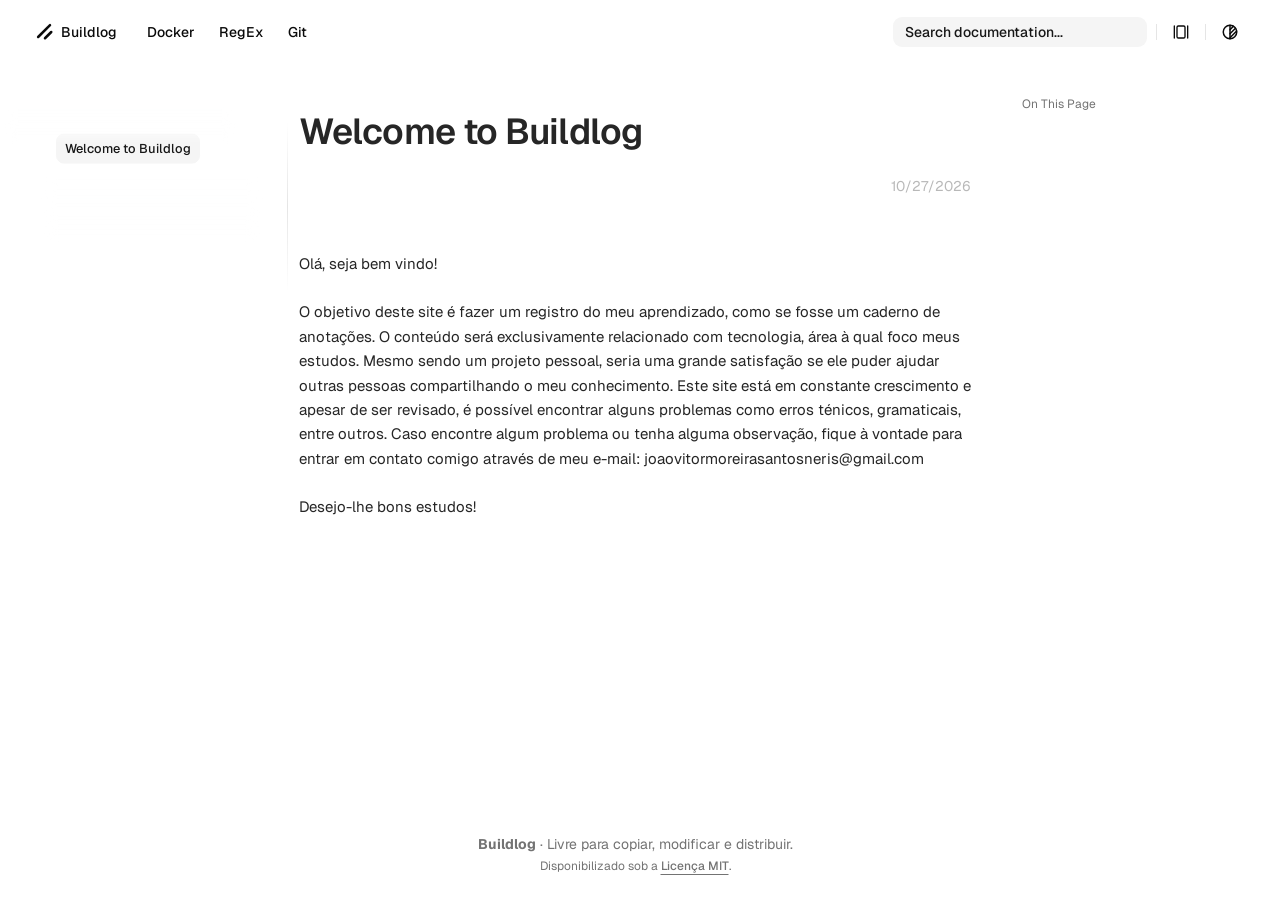
<file: index.html>
<!DOCTYPE html>

<html lang="en">

<head>
    <script>
        const base_url = (new URL(".", window.location)).href.replace(/\/+$/, ""); /* for search plugin notably */
    </script>
    <script integrity="sha384-m6cZ+Whl1ci89lidlu8DH4C+sZLNOYBvImtjUIhUK+iaNffXhqtbYgBVuuPfRsa0" src="js/dark.js"></script>


    <meta charset="utf-8" />
    <meta content="width=device-width, initial-scale=1" name="viewport" />

    
    


<title>Welcome to Buildlog</title>









<link rel="canonical" href="https://vitormneris.github.io/til/">


<!-- Open Graph (Facebook, LinkedIn) -->

<meta property="og:title" content="Welcome to Buildlog">





<meta property="og:url" content="https://vitormneris.github.io/til/">






<!-- Twitter Card -->

<meta name="twitter:title" content="Welcome to Buildlog">






<!-- JSON-LD Structured Data -->



    
    <link href="img/favicon.ico" rel="icon" />

    <link href="css/base.css" rel="stylesheet" />
    <link href="css/geist.css" rel="stylesheet" />

    

    <style>
        :root {
            --theme-accent: oklch(62.3% 0.214 259.815);
        }
    </style>
    <link href="stylesheets/extra.css" rel="stylesheet" />

    

    <script integrity="sha384-2hn3q9jeDV70Gb3DuyWPKgeRxkowIjEpcHeOXSvWCEq2uHJHvXiVer7rbM8HYzYz"
        src="js/callbacks.js"></script>
    <script defer="" integrity="sha384-ljmRPFWw/c4kKFaKY5DIe8bgppHI9VBBrg7WZa8UPd23U9dEFesxZ1Ng8Hzjq2WB"
        src="js/toc.js"></script>

    

    

    

    
    <script>
    document.addEventListener("DOMContentLoaded", function () {
        document.querySelectorAll("a.headerlink").forEach(function (link) {
            link.addEventListener("click", function (e) {
                e.preventDefault();

                // Build the full URL with the anchor fragment
                const url = window.location.origin + window.location.pathname + this.getAttribute("href");

                navigator.clipboard.writeText(url).then(function () {
                    // Optional: brief visual feedback
                });
            });
        });
    });
</script>
    

    
    
</head>

<body
    class="text-foreground group/body overscroll-none font-sans antialiased [--footer-height:calc(var(--spacing)*14)] [--header-height:calc(var(--spacing)*14)] lg:[--header-height:calc(var(--spacing)*16)] xl:[--footer-height:calc(var(--spacing)*24)] theme-default">
    <div class="bg-background relative z-10 flex min-h-svh flex-col" id="inner-body">
        <header class="bg-background sticky top-0 z-50 w-full" view-transition-name="header">
    <div class="container-wrapper 3xl:fixed:px-0 px-6">
        <div class="3xl:fixed:container flex h-(--header-height) items-center gap-2 **:data-[slot=separator]:!h-4">
            <button id="burger-button" data-slot="popover-trigger" onclick="onMobileMenuButtonClick(event)" class="group"
    
    type="button" aria-haspopup="dialog" data-state="closed">
    <div class="relative flex h-8 w-4 items-center justify-center">
        <div class="relative size-4">
            <!-- 16px x 16px -->
            <svg xmlns="http://www.w3.org/2000/svg" viewBox="0 0 16 16" fill="none" stroke="currentColor"
                stroke-width="2" stroke-linecap="round" stroke-linejoin="round">
                <line x1="0" x2="16" y1="5" y2="5"
                    class="group-data-[state=open]:translate-y-[2.25px] group-data-[state=open]:-translate-x-[2.25px] group-data-[state=open]:rotate-45 transition-all duration-300 origin-center" />
                <line x1="0" x2="16" y1="11" y2="11"
                    class="group-data-[state=open]:-translate-y-[2.25px] group-data-[state=open]:-translate-x-[2.25px] group-data-[state=open]:-rotate-45 transition-all duration-300 origin-center" />
            </svg>
        </div>

        <span class="sr-only">Toggle Menu</span>
    </div>
    <span class="flex h-8 items-center text-lg leading-none font-medium">Menu</span>
</button>
            <a data-slot="button" class="button ghost gap-2 hidden lg:flex"
    
    href="https://vitormneris.github.io/til/">
    <span class="flex flex-row justify-center items-center">
        

<svg xmlns="http://www.w3.org/2000/svg" viewBox="0 0 256 256"
    class="size-5">
    <rect width="256" height="256" fill="none"></rect>
    <line x1="208" y1="128" x2="128" y2="208" fill="none" stroke="currentColor" stroke-linecap="round"
        stroke-linejoin="round" stroke-width="32"></line>
    <line x1="192" y1="40" x2="40" y2="192" fill="none" stroke="currentColor" stroke-linecap="round"
        stroke-linejoin="round" stroke-width="32"></line>
</svg>


    </span>

    
    <h1>Buildlog</h1>
    
</a>
            
            <nav class="items-center gap-0.5 hidden lg:flex">
    
    
    
    
    <a class="ghost button" href="docker/">
        Docker
    </a>
    
    
    
    
    
    <a class="ghost button" href="regex/">
        RegEx
    </a>
    
    
    
    
    
    <a class="ghost button" href="git/">
        Git
    </a>
    
    
</nav>
            
            <div class="ml-auto flex items-center gap-2 md:flex-1 md:justify-end">
                <div class="hidden w-full flex-1 md:flex md:w-auto md:flex-none">
                    <div class="hidden w-full flex-1 md:flex md:w-auto md:flex-none">
    <button onclick="onSearchBarClick(event)" data-slot="dialog-trigger" data-variant="outline" data-size="default"
    class="search secondary" type="button" aria-haspopup="dialog" aria-controls="search-dialog" data-state="closed">
    <span class="hidden lg:inline-flex">Search documentation...</span>
    <span class="inline-flex lg:hidden">Search...</span>
</button>
</div>
<dialog id="search-dialog" onclick="onSearchDialogClick(event)"
    class="fixed top-1/2 left-1/2 -translate-x-1/2 -translate-y-1/2 bg-background rounded-lg shadow-lg border overflow-hidden p-0">
    <div class="w-lg gap-4">
        <div class="flex h-full w-full flex-col overflow-hidden rounded-md bg-popover text-popover-foreground">
            <div data-slot="command-input-wrapper" class="flex h-9 items-center gap-2 border-b px-3">
                <svg xmlns="http://www.w3.org/2000/svg" viewBox="0 0 24 24" fill="none"
    stroke="currentColor" stroke-width="2" stroke-linecap="round" stroke-linejoin="round"
    class="lucide lucide-search size-4 shrink-0 opacity-50">
    <circle cx="11" cy="11" r="8"></circle>
    <path d="m21 21-4.3-4.3"></path>
</svg>
                <input data-slot="command-input"
                    class="placeholder:text-muted-foreground flex h-10 w-full rounded-md bg-transparent py-3 text-sm outline-hidden disabled:cursor-not-allowed disabled:opacity-50"
                    placeholder="Search documentation..." cmdk-input="" autocomplete="off" autocorrect="off"
                    spellcheck="false" aria-label="Search documentation" type="search" value=""
                    oninput="onInputHandler(event)">
            </div>
        </div>
        <div id="mkdocs-search-results">
            <!-- search results go there -->
        </div>
    </div>
</dialog>
<script>
    document.removeEventListener("keydown", searchShortcutHandler);
    document.addEventListener("keydown", searchShortcutHandler);
</script>
                </div>
                
                


                

                <div data-orientation="vertical" role="none" data-slot="separator"
    class="bg-border shrink-0 data-[orientation=horizontal]:h-px data-[orientation=horizontal]:w-full data-[orientation=vertical]:h-full data-[orientation=vertical]:w-px">
</div>
                <button class="ghost icon" title="Toggle layout" onclick="toggleLayout(event)">
    <svg xmlns="http://www.w3.org/2000/svg" width="24" height="24" viewBox="0 0 24 24" fill="none"
    stroke="currentColor" stroke-width="2" stroke-linecap="round" stroke-linejoin="round"
    class="lucide lucide-gallery-horizontal">
    <path d="M2 3v18"></path>
    <rect width="12" height="18" x="6" y="3" rx="2"></rect>
    <path d="M22 3v18"></path>
</svg>
</button>
                <div data-orientation="vertical" role="none" data-slot="separator"
    class="bg-border shrink-0 data-[orientation=horizontal]:h-px data-[orientation=horizontal]:w-full data-[orientation=vertical]:h-full data-[orientation=vertical]:w-px">
</div>
                <button class="ghost icon" onclick="onThemeSwitch(event)" title="Toggle theme">
    <svg xmlns="http://www.w3.org/2000/svg" width="24" height="24" viewBox="0 0 24 24" fill="none"
    stroke="currentColor" stroke-width="2" stroke-linecap="round" stroke-linejoin="round"
    class="size-4.5">
    <path stroke="none" d="M0 0h24v24H0z" fill="none"></path>
    <path d="M12 12m-9 0a9 9 0 1 0 18 0a9 9 0 1 0 -18 0"></path>
    <path d="M12 3l0 18"></path>
    <path d="M12 9l4.65 -4.65"></path>
    <path d="M12 14.3l7.37 -7.37"></path>
    <path d="M12 19.6l8.85 -8.85"></path>
</svg>
</button>
            </div>
        </div>
    </div>
</header>
        <main class="flex flex-1 flex-col">
            <div class="container-wrapper flex flex-1 flex-col px-2">
                <div class="group/sidebar-wrapper has-data-[variant=inset]:bg-sidebar flex w-full 3xl:fixed:container 3xl:fixed:px-3 min-h-min flex-1 items-start px-0 [--sidebar-width:220px] [--top-spacing:0] lg:grid lg:grid-cols-[var(--sidebar-width)_minmax(0,1fr)] lg:[--sidebar-width:240px] lg:[--top-spacing:calc(var(--spacing)*4)]"
                    data-slot="sidebar-wrapper"
                    style="--sidebar-width:calc(var(--spacing) * 72);--sidebar-width-icon:3rem;">
                    <div class="w-(--sidebar-width) flex-col text-sidebar-foreground sticky top-[calc(var(--header-height)+0.6rem)] z-30 hidden max-h-[calc(100svh-10rem)] overscroll-none bg-transparent [--sidebar-menu-width:--spacing(56)] lg:flex"
                        data-slot="sidebar">
                        <div class="h-9"></div>
                        <div
                            class="absolute top-8 z-10 h-8 w-(--sidebar-menu-width) shrink-0 bg-gradient-to-b from-background via-background/80 to-background/50 blur-xs">
                        </div>
                        <div
                            class="absolute top-12 right-2 bottom-0 hidden h-full w-px bg-gradient-to-b from-transparent via-border to-transparent lg:flex">
                        </div>
                        <div class="flex min-h-0 flex-1 flex-col gap-2 overflow-auto group-data-[collapsible=icon]:overflow-hidden mx-auto no-scrollbar w-(--sidebar-menu-width) overflow-x-hidden px-2"
                            data-sidebar="content" data-slot="sidebar-content" view-transition-name="sidebar">
                            














<div data-slot="sidebar-group" data-sidebar="group" class="relative flex w-full min-w-0 flex-col p-2 pt-6">
    <div data-slot="sidebar-group-content" data-sidebar="group-content" class="w-full text-sm">
        <ul data-slot="sidebar-menu" data-sidebar="menu" class="flex w-full min-w-0 flex-col gap-0.5">
            
            
            
            <li data-slot="sidebar-menu-item" data-sidebar="menu-item" class="group/menu-item relative">
    <a data-slot="sidebar-menu-button" data-active="true" data-sidebar="menu-button"
        data-size="default" href="."
        class="peer/menu-button flex items-center gap-2 rounded-md p-2 text-left ring-sidebar-ring outline-hidden transition-[width,height,padding] group-has-data-[sidebar=menu-action]/menu-item:pr-8 group-data-[collapsible=icon]:size-8! group-data-[collapsible=icon]:p-2! focus-visible:ring-2 active:bg-sidebar-accent active:text-sidebar-accent-foreground disabled:pointer-events-none disabled:opacity-50 aria-disabled:pointer-events-none aria-disabled:opacity-50 data-[active=true]:font-medium data-[active=true]:text-sidebar-accent-foreground data-[state=open]:hover:bg-sidebar-accent data-[state=open]:hover:text-sidebar-accent-foreground [&>span:last-child]:truncate [&>svg]:size-4 [&>svg]:shrink-0 hover:bg-sidebar-accent hover:text-sidebar-accent-foreground relative h-[30px] w-fit overflow-visible border border-transparent text-[0.8rem] font-medium after:absolute after:inset-x-0 after:-inset-y-1 after:z-0 after:rounded-md data-[active=true]:border-accent data-[active=true]:bg-accent 3xl:fixed:w-full 3xl:fixed:max-w-48">
        
        Welcome to Buildlog
        
        
        
        
    </a>
</li>
            
            
        </ul>
    </div>
</div>






<div
    class="sticky -bottom-1 z-10 h-16 shrink-0 bg-gradient-to-t from-background via-background/80 to-background/50 blur-xs">
</div>

                        </div>
                    </div>
                    <div class="h-full w-full">
                        <div class="flex items-stretch text-[1.05rem] sm:text-[15px] xl:w-full" data-slot="docs">
                            <div class="flex min-w-0 flex-1 flex-col">
                                <div class="h-(--top-spacing) shrink-0"></div>
                                
                                
                                <article class="w-full" view-transition-name="page">
  <div class="flex flex-col gap-2">
    <div class="flex flex-col gap-2">
      <div id="page-header" class="flex items-start justify-between">
        <h1 class="scroll-m-20 text-4xl font-semibold tracking-tight sm:text-3xl xl:text-4xl">
          Welcome to Buildlog
        </h1>
        <div class="flex items-start gap-2">
          
          <button id="copy-page"
    onclick="fetch(`https://vitormneris.github.io/til/index.md`).then((r) => r.text()).then((text) => navigator.clipboard.write([new ClipboardItem({ 'text/plain': text })]))"
    data-slot="button" class="secondary cursor-pointer sm">
    <svg xmlns="http://www.w3.org/2000/svg" width="24" height="24" viewBox="0 0 24 24" fill="none" stroke="currentColor"
        stroke-width="2" stroke-linecap="round" stroke-linejoin="round" class="tabler-icon tabler-icon-copy ">
        <path
            d="M7 7m0 2.667a2.667 2.667 0 0 1 2.667 -2.667h8.666a2.667 2.667 0 0 1 2.667 2.667v8.666a2.667 2.667 0 0 1 -2.667 2.667h-8.666a2.667 2.667 0 0 1 -2.667 -2.667z">
        </path>
        <path d="M4.012 16.737a2.005 2.005 0 0 1 -1.012 -1.737v-10c0 -1.1 .9 -2 2 -2h10c.75 0 1.158 .385 1.5 1"></path>
    </svg>
    <span class="max-md:hidden">Copy Page</span>
</button>
          
          
          
          <a id="next-button" class="button secondary icon sm" href="docker/">
    <svg xmlns="http://www.w3.org/2000/svg" viewBox="0 0 24 24" fill="none"
    stroke="currentColor" stroke-width="2" stroke-linecap="round" stroke-linejoin="round"
    class="tabler-icon tabler-icon-arrow-right">
    <path d="M5 12l14 0"></path>
    <path d="M13 18l6 -6"></path>
    <path d="M13 6l6 6"></path>
</svg>
    <span class="sr-only">Next</span>
</a>
          
        </div>
      </div>
      
    </div>
    <div class="flex justify-end items-center">
      

      
      <div class="grow text-muted-foreground pt-4 flex flex-row justify-end items-center">
    <span id="updated_at" class="text-sm opacity-50 hover:opacity-100 transition-opacity duration-200"
        title="last update (local time)"></span>
</div>

<script>
    const updatedAt = document.getElementById("updated_at");
    if (updatedAt) {
        const date = new Date('2026-10-26T21:31:31-03:00');
        updatedAt.textContent = date.toLocaleDateString();
    }
</script>

      
    </div>
  </div>
  <div class="typography w-full flex-1 *:data-[slot=alert]:first:mt-0">
    <h1 id="welcome-to-buildlog">Welcome to Buildlog</h1>
<p>Olá, seja bem vindo!</p>
<p>O objetivo deste site é fazer um registro do meu aprendizado, como se fosse um caderno de anotações. 
O conteúdo será exclusivamente relacionado com tecnologia, área à qual foco meus estudos.
Mesmo sendo um projeto pessoal, seria uma grande satisfação se ele puder ajudar outras pessoas compartilhando o meu conhecimento. 
Este site está em constante crescimento e apesar de ser revisado, é possível encontrar alguns problemas como erros ténicos, gramaticais, entre outros.
Caso encontre algum problema ou tenha alguma observação, fique à vontade para entrar em contato comigo através de meu e-mail: joaovitormoreirasantosneris@gmail.com</p>
<p>Desejo-lhe bons estudos!</p>
  </div>
</article>
                                <div id="bottom-navigation" class="mx-auto flex h-16 w-full max-w-2xl items-center justify-between gap-2 px-4 md:px-0">
    
    
    <a class="button secondary" href="docker/">
    <span class="max-[500px]:hidden truncate">Introdução</span>
    <svg xmlns="http://www.w3.org/2000/svg" viewBox="0 0 24 24" fill="none"
    stroke="currentColor" stroke-width="2" stroke-linecap="round" stroke-linejoin="round"
    class="tabler-icon tabler-icon-arrow-right">
    <path d="M5 12l14 0"></path>
    <path d="M13 18l6 -6"></path>
    <path d="M13 6l6 6"></path>
</svg>
</a>
    
</div>
                                
                                
                            </div>
                            
                            <dialog id="bottom-sidebar" onclick="onBottomSidebarDialogClick(event)" class="bg-transparent"
    style="position: fixed; left: 0px; top: 0px; transform: translate(0px, 58px); min-width: max-content; --radix-popper-transform-origin: 0% 0px; will-change: transform; z-index: 50; --radix-popper-available-width: 504px; --radix-popper-available-height: 857px; --radix-popper-anchor-width: 72.94999694824219px; --radix-popper-anchor-height: 32px;">
    <div data-side="bottom" data-align="start" data-state="open" role="dialog" data-slot="popover-content"
        class="text-popover-foreground data-[state=open]:animate-in data-[state=closed]:animate-out data-[state=closed]:fade-out-0 data-[state=open]:fade-in-0 data-[state=closed]:zoom-out-95 data-[state=open]:zoom-in-95 data-[side=bottom]:slide-in-from-top-2 data-[side=left]:slide-in-from-right-2 data-[side=right]:slide-in-from-left-2 data-[side=top]:slide-in-from-bottom-2 z-50 origin-(--radix-popover-content-transform-origin) border outline-hidden bg-background/90 no-scrollbar h-(--radix-popper-available-height) w-(--radix-popper-available-width) overflow-y-auto rounded-none border-none p-0 shadow-none backdrop-blur duration-100"
        style="--radix-popover-content-transform-origin: var(--radix-popper-transform-origin); --radix-popover-content-available-width: var(--radix-popper-available-width); --radix-popover-content-available-height: var(--radix-popper-available-height); --radix-popover-trigger-width: var(--radix-popper-anchor-width); --radix-popover-trigger-height: var(--radix-popper-anchor-height);"
        tabindex="-1">
        <div class="flex flex-col gap-12 overflow-auto px-6 py-6">
            
            
            

            
            <div class="flex flex-col gap-4">
                <div class="text-muted-foreground text-sm font-medium">Menu</div>
                <div class="flex flex-col gap-3">
                    
                    <a class="text-2xl font-medium" href=".">
                        
                        Welcome to Buildlog
                        
                    </a>
                    
                </div>
            </div>
            

            
            <div class="flex flex-col gap-8">
                
                <div class="flex flex-col gap-4">
                    <div class="text-muted-foreground text-sm font-medium">Docker</div>
                    
                    <div class="flex flex-col gap-3">
                        
                        <a class="text-2xl font-medium" href="docker/">
                            
                            Introdução
                            
                        </a>
                        
                        <a class="text-2xl font-medium" href="docker/banco_relacionais/">
                            
                            Banco de dados relacionais
                            
                        </a>
                        
                    </div>
                    
                </div>
                
                <div class="flex flex-col gap-4">
                    <div class="text-muted-foreground text-sm font-medium">RegEx</div>
                    
                    <div class="flex flex-col gap-3">
                        
                        <a class="text-2xl font-medium" href="regex/">
                            
                            Primeiros passos com RegEx
                            
                        </a>
                        
                    </div>
                    
                </div>
                
                <div class="flex flex-col gap-4">
                    <div class="text-muted-foreground text-sm font-medium">Git</div>
                    
                    <div class="flex flex-col gap-3">
                        
                        <a class="text-2xl font-medium" href="git/">
                            
                            Primeiros passos com Git
                            
                        </a>
                        
                    </div>
                    
                </div>
                
            </div>
            
            

        </div>
    </div>
</dialog>
                            <div
                                class="sticky top-[calc(var(--header-height)+1px)] ml-auto hidden h-[calc(100svh-var(--header-height)-var(--footer-height))] w-72 flex-col gap-4 overflow-hidden overscroll-none pb-8 xl:flex">
                                <div class="h-(--top-spacing) shrink-0"></div>
                                
                                
                                <div id="toc" view-transition-name="toc" class="no-scrollbar overflow-y-auto px-8">
    <div class="flex flex-col gap-2 p-4 pt-0 text-sm">
        <p class="text-muted-foreground bg-background sticky top-0 h-6 text-xs">On This Page</p>
        
        
        
        
        
        
        

    </div>
    <div class="h-12"></div>

</div>
                                
                                
                            </div>
                        </div>
                    </div>
                </div>
            </div>
        </main>
        <footer view-transition-name="footer"
    class="group-has-[.section-soft]/body:bg-surface/40 3xl:fixed:bg-transparent dark:bg-transparent">
    <div class="container-wrapper px-4 xl:px-6">
        <div class="flex h-(--footer-height) items-center justify-between">
            <div class="text-muted-foreground w-full text-center text-xs leading-loose sm:text-sm">
                <p>
                    <strong>Buildlog</strong> · Livre para copiar, modificar e distribuir.
                </p>
                <p class="text-xs">
                    Disponibilizado sob a <a href="https://opensource.org/licenses/MIT" target="_blank" rel="noopener"
                        class="underline hover:text-foreground">Licença MIT</a>.
                </p>
            </div>
        </div>
    </div>
</footer>
    </div>
     

<script src="search/main.js"></script>


    

    <script integrity="sha384-JLNLRFGzvOp0up707XKgSnAjjt1w5BF/+lbeLQvlf6mNwf0m89IXFdpNAk4t6Hcs"
        src="js/copy-button.js"></script>
    <script integrity="sha384-JBx6cBEiyhK1KPwZgBHiI6GDaAmvlOxMQFyWAZTEpW5Ifo5XQ2LBcJ61GVOumwF1"
        src="js/sidebar.js"></script>
    <script integrity="sha384-fNURFMRt0p/HqXnQnV4+CT9dX1GiU5F0fC3pFbg7gfoANytoUMErSW7suWSBkSuF"
        src="js/slider.js"></script>
    <script>updatePygmentsStylesheet();</script>
    
    <script>fetchStargazers("None");</script>
    
    
    
    <script type="speculationrules">
{
  "prerender": [
    {
      "where": {
          "selector_matches": ["#next-button", "#previous-button"]
      }
    }
  ]
}
</script>
</body>

</html>
</file>
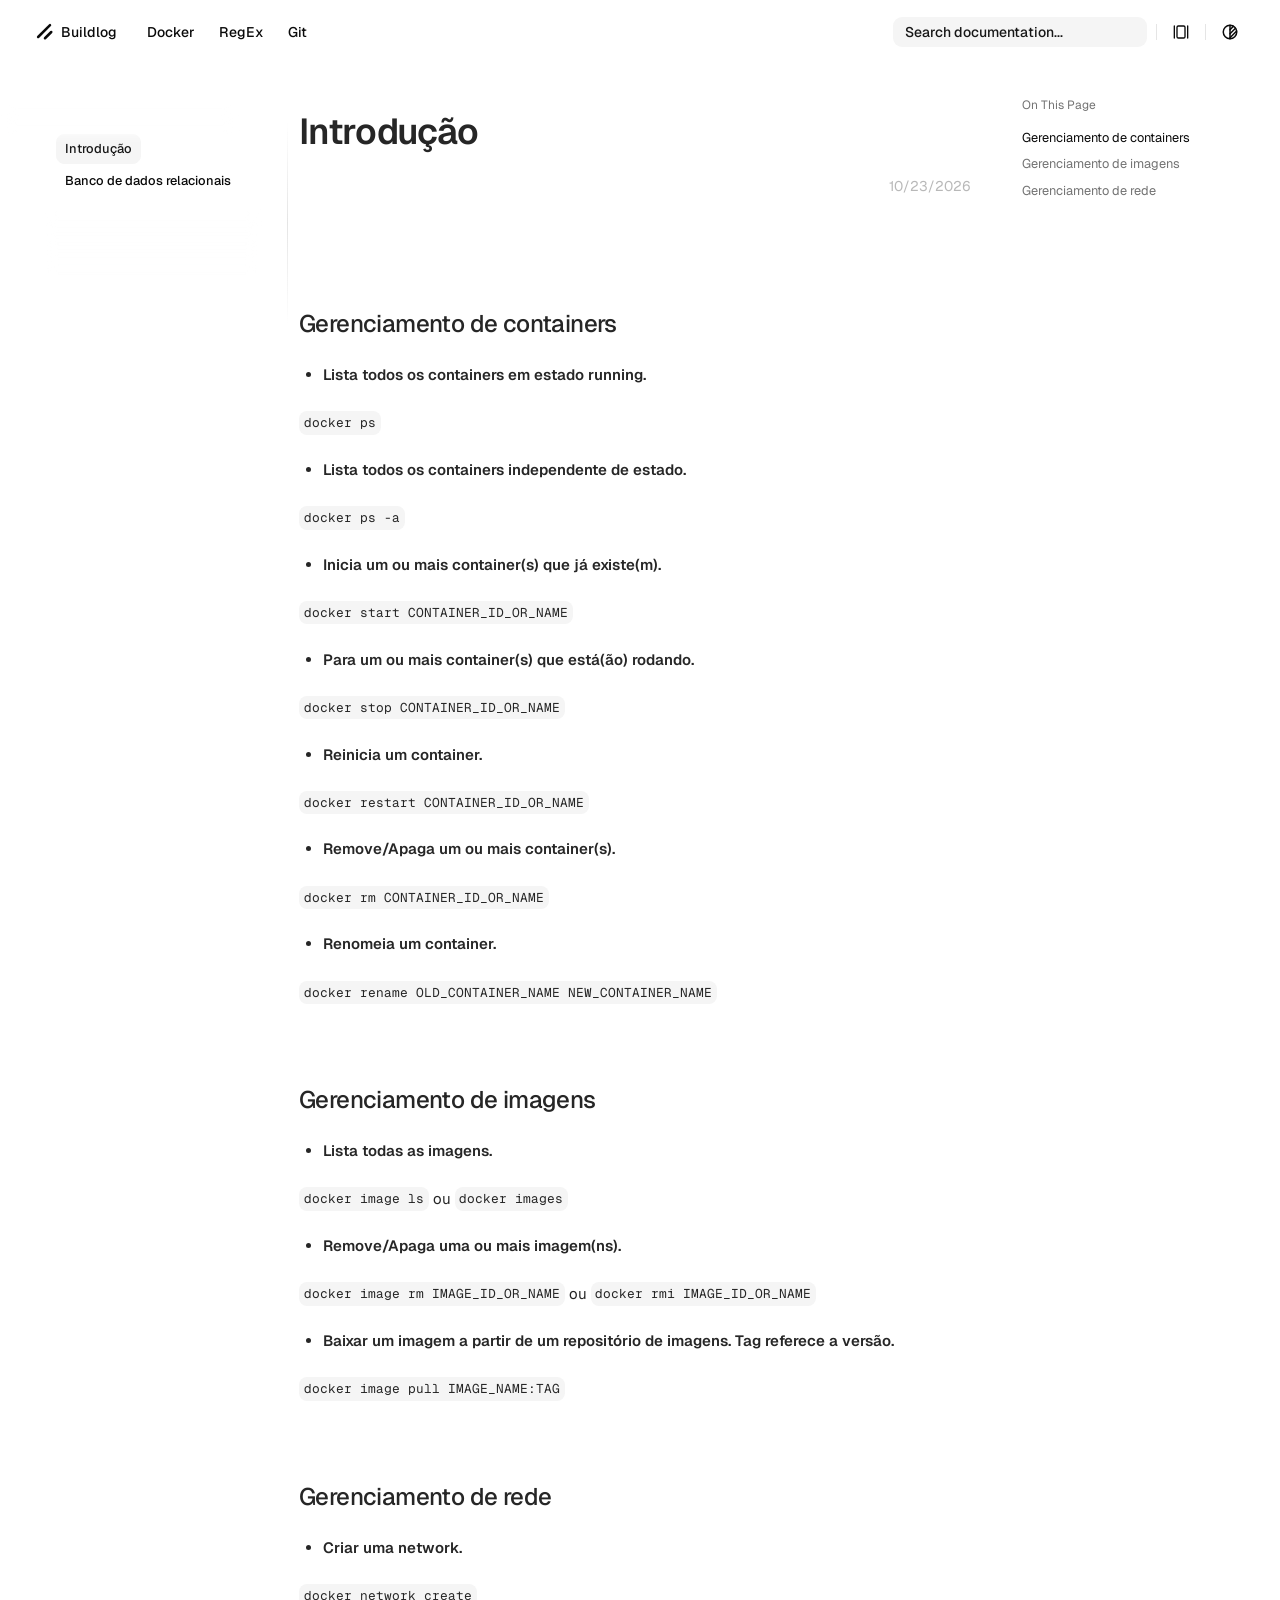
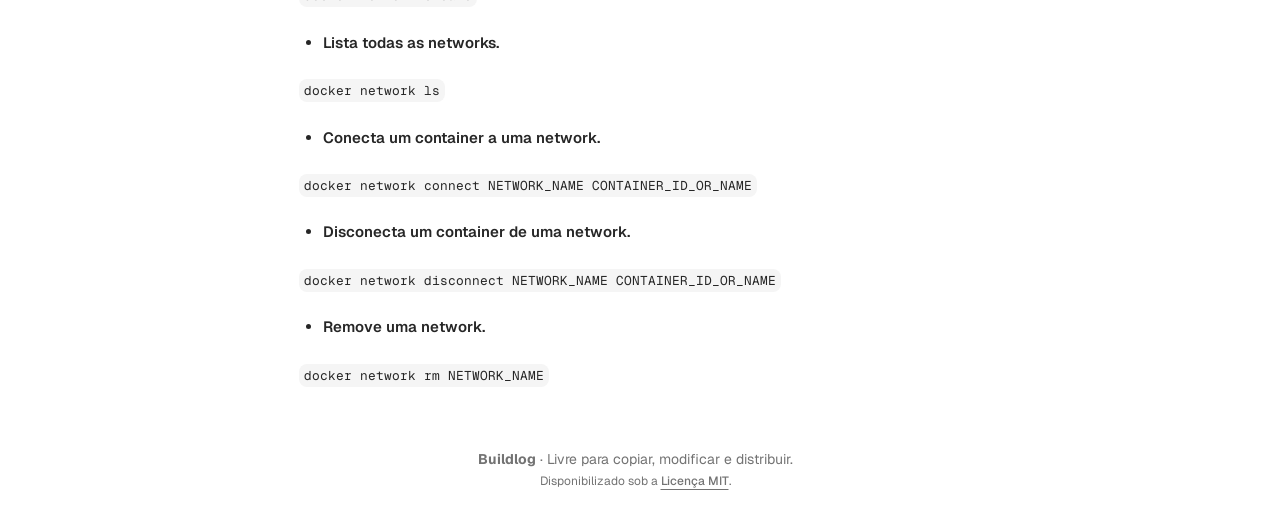
<file: docker/index.html>
<!DOCTYPE html>

<html lang="en">

<head>
    <script>
        const base_url = (new URL("..", window.location)).href.replace(/\/+$/, ""); /* for search plugin notably */
    </script>
    <script integrity="sha384-m6cZ+Whl1ci89lidlu8DH4C+sZLNOYBvImtjUIhUK+iaNffXhqtbYgBVuuPfRsa0" src="../js/dark.js"></script>


    <meta charset="utf-8" />
    <meta content="width=device-width, initial-scale=1" name="viewport" />

    
    


<title>Introdução</title>









<link rel="canonical" href="https://vitormneris.github.io/til/docker/">


<!-- Open Graph (Facebook, LinkedIn) -->

<meta property="og:title" content="Introdução">





<meta property="og:url" content="https://vitormneris.github.io/til/docker/">






<!-- Twitter Card -->

<meta name="twitter:title" content="Introdução">






<!-- JSON-LD Structured Data -->



    
    <link href="../img/favicon.ico" rel="icon" />

    <link href="../css/base.css" rel="stylesheet" />
    <link href="../css/geist.css" rel="stylesheet" />

    

    <style>
        :root {
            --theme-accent: oklch(62.3% 0.214 259.815);
        }
    </style>
    <link href="../stylesheets/extra.css" rel="stylesheet" />

    

    <script integrity="sha384-2hn3q9jeDV70Gb3DuyWPKgeRxkowIjEpcHeOXSvWCEq2uHJHvXiVer7rbM8HYzYz"
        src="../js/callbacks.js"></script>
    <script defer="" integrity="sha384-ljmRPFWw/c4kKFaKY5DIe8bgppHI9VBBrg7WZa8UPd23U9dEFesxZ1Ng8Hzjq2WB"
        src="../js/toc.js"></script>

    

    

    

    
    <script>
    document.addEventListener("DOMContentLoaded", function () {
        document.querySelectorAll("a.headerlink").forEach(function (link) {
            link.addEventListener("click", function (e) {
                e.preventDefault();

                // Build the full URL with the anchor fragment
                const url = window.location.origin + window.location.pathname + this.getAttribute("href");

                navigator.clipboard.writeText(url).then(function () {
                    // Optional: brief visual feedback
                });
            });
        });
    });
</script>
    

    
    
</head>

<body
    class="text-foreground group/body overscroll-none font-sans antialiased [--footer-height:calc(var(--spacing)*14)] [--header-height:calc(var(--spacing)*14)] lg:[--header-height:calc(var(--spacing)*16)] xl:[--footer-height:calc(var(--spacing)*24)] theme-default">
    <div class="bg-background relative z-10 flex min-h-svh flex-col" id="inner-body">
        <header class="bg-background sticky top-0 z-50 w-full" view-transition-name="header">
    <div class="container-wrapper 3xl:fixed:px-0 px-6">
        <div class="3xl:fixed:container flex h-(--header-height) items-center gap-2 **:data-[slot=separator]:!h-4">
            <button id="burger-button" data-slot="popover-trigger" onclick="onMobileMenuButtonClick(event)" class="group"
    
    type="button" aria-haspopup="dialog" data-state="closed">
    <div class="relative flex h-8 w-4 items-center justify-center">
        <div class="relative size-4">
            <!-- 16px x 16px -->
            <svg xmlns="http://www.w3.org/2000/svg" viewBox="0 0 16 16" fill="none" stroke="currentColor"
                stroke-width="2" stroke-linecap="round" stroke-linejoin="round">
                <line x1="0" x2="16" y1="5" y2="5"
                    class="group-data-[state=open]:translate-y-[2.25px] group-data-[state=open]:-translate-x-[2.25px] group-data-[state=open]:rotate-45 transition-all duration-300 origin-center" />
                <line x1="0" x2="16" y1="11" y2="11"
                    class="group-data-[state=open]:-translate-y-[2.25px] group-data-[state=open]:-translate-x-[2.25px] group-data-[state=open]:-rotate-45 transition-all duration-300 origin-center" />
            </svg>
        </div>

        <span class="sr-only">Toggle Menu</span>
    </div>
    <span class="flex h-8 items-center text-lg leading-none font-medium">Menu</span>
</button>
            <a data-slot="button" class="button ghost gap-2 hidden lg:flex"
    
    href="https://vitormneris.github.io/til/">
    <span class="flex flex-row justify-center items-center">
        

<svg xmlns="http://www.w3.org/2000/svg" viewBox="0 0 256 256"
    class="size-5">
    <rect width="256" height="256" fill="none"></rect>
    <line x1="208" y1="128" x2="128" y2="208" fill="none" stroke="currentColor" stroke-linecap="round"
        stroke-linejoin="round" stroke-width="32"></line>
    <line x1="192" y1="40" x2="40" y2="192" fill="none" stroke="currentColor" stroke-linecap="round"
        stroke-linejoin="round" stroke-width="32"></line>
</svg>


    </span>

    
    <h1>Buildlog</h1>
    
</a>
            
            <nav class="items-center gap-0.5 hidden lg:flex">
    
    
    
    
    <a class="ghost button" href="./">
        Docker
    </a>
    
    
    
    
    
    <a class="ghost button" href="../regex/">
        RegEx
    </a>
    
    
    
    
    
    <a class="ghost button" href="../git/">
        Git
    </a>
    
    
</nav>
            
            <div class="ml-auto flex items-center gap-2 md:flex-1 md:justify-end">
                <div class="hidden w-full flex-1 md:flex md:w-auto md:flex-none">
                    <div class="hidden w-full flex-1 md:flex md:w-auto md:flex-none">
    <button onclick="onSearchBarClick(event)" data-slot="dialog-trigger" data-variant="outline" data-size="default"
    class="search secondary" type="button" aria-haspopup="dialog" aria-controls="search-dialog" data-state="closed">
    <span class="hidden lg:inline-flex">Search documentation...</span>
    <span class="inline-flex lg:hidden">Search...</span>
</button>
</div>
<dialog id="search-dialog" onclick="onSearchDialogClick(event)"
    class="fixed top-1/2 left-1/2 -translate-x-1/2 -translate-y-1/2 bg-background rounded-lg shadow-lg border overflow-hidden p-0">
    <div class="w-lg gap-4">
        <div class="flex h-full w-full flex-col overflow-hidden rounded-md bg-popover text-popover-foreground">
            <div data-slot="command-input-wrapper" class="flex h-9 items-center gap-2 border-b px-3">
                <svg xmlns="http://www.w3.org/2000/svg" viewBox="0 0 24 24" fill="none"
    stroke="currentColor" stroke-width="2" stroke-linecap="round" stroke-linejoin="round"
    class="lucide lucide-search size-4 shrink-0 opacity-50">
    <circle cx="11" cy="11" r="8"></circle>
    <path d="m21 21-4.3-4.3"></path>
</svg>
                <input data-slot="command-input"
                    class="placeholder:text-muted-foreground flex h-10 w-full rounded-md bg-transparent py-3 text-sm outline-hidden disabled:cursor-not-allowed disabled:opacity-50"
                    placeholder="Search documentation..." cmdk-input="" autocomplete="off" autocorrect="off"
                    spellcheck="false" aria-label="Search documentation" type="search" value=""
                    oninput="onInputHandler(event)">
            </div>
        </div>
        <div id="mkdocs-search-results">
            <!-- search results go there -->
        </div>
    </div>
</dialog>
<script>
    document.removeEventListener("keydown", searchShortcutHandler);
    document.addEventListener("keydown", searchShortcutHandler);
</script>
                </div>
                
                


                

                <div data-orientation="vertical" role="none" data-slot="separator"
    class="bg-border shrink-0 data-[orientation=horizontal]:h-px data-[orientation=horizontal]:w-full data-[orientation=vertical]:h-full data-[orientation=vertical]:w-px">
</div>
                <button class="ghost icon" title="Toggle layout" onclick="toggleLayout(event)">
    <svg xmlns="http://www.w3.org/2000/svg" width="24" height="24" viewBox="0 0 24 24" fill="none"
    stroke="currentColor" stroke-width="2" stroke-linecap="round" stroke-linejoin="round"
    class="lucide lucide-gallery-horizontal">
    <path d="M2 3v18"></path>
    <rect width="12" height="18" x="6" y="3" rx="2"></rect>
    <path d="M22 3v18"></path>
</svg>
</button>
                <div data-orientation="vertical" role="none" data-slot="separator"
    class="bg-border shrink-0 data-[orientation=horizontal]:h-px data-[orientation=horizontal]:w-full data-[orientation=vertical]:h-full data-[orientation=vertical]:w-px">
</div>
                <button class="ghost icon" onclick="onThemeSwitch(event)" title="Toggle theme">
    <svg xmlns="http://www.w3.org/2000/svg" width="24" height="24" viewBox="0 0 24 24" fill="none"
    stroke="currentColor" stroke-width="2" stroke-linecap="round" stroke-linejoin="round"
    class="size-4.5">
    <path stroke="none" d="M0 0h24v24H0z" fill="none"></path>
    <path d="M12 12m-9 0a9 9 0 1 0 18 0a9 9 0 1 0 -18 0"></path>
    <path d="M12 3l0 18"></path>
    <path d="M12 9l4.65 -4.65"></path>
    <path d="M12 14.3l7.37 -7.37"></path>
    <path d="M12 19.6l8.85 -8.85"></path>
</svg>
</button>
            </div>
        </div>
    </div>
</header>
        <main class="flex flex-1 flex-col">
            <div class="container-wrapper flex flex-1 flex-col px-2">
                <div class="group/sidebar-wrapper has-data-[variant=inset]:bg-sidebar flex w-full 3xl:fixed:container 3xl:fixed:px-3 min-h-min flex-1 items-start px-0 [--sidebar-width:220px] [--top-spacing:0] lg:grid lg:grid-cols-[var(--sidebar-width)_minmax(0,1fr)] lg:[--sidebar-width:240px] lg:[--top-spacing:calc(var(--spacing)*4)]"
                    data-slot="sidebar-wrapper"
                    style="--sidebar-width:calc(var(--spacing) * 72);--sidebar-width-icon:3rem;">
                    <div class="w-(--sidebar-width) flex-col text-sidebar-foreground sticky top-[calc(var(--header-height)+0.6rem)] z-30 hidden max-h-[calc(100svh-10rem)] overscroll-none bg-transparent [--sidebar-menu-width:--spacing(56)] lg:flex"
                        data-slot="sidebar">
                        <div class="h-9"></div>
                        <div
                            class="absolute top-8 z-10 h-8 w-(--sidebar-menu-width) shrink-0 bg-gradient-to-b from-background via-background/80 to-background/50 blur-xs">
                        </div>
                        <div
                            class="absolute top-12 right-2 bottom-0 hidden h-full w-px bg-gradient-to-b from-transparent via-border to-transparent lg:flex">
                        </div>
                        <div class="flex min-h-0 flex-1 flex-col gap-2 overflow-auto group-data-[collapsible=icon]:overflow-hidden mx-auto no-scrollbar w-(--sidebar-menu-width) overflow-x-hidden px-2"
                            data-sidebar="content" data-slot="sidebar-content" view-transition-name="sidebar">
                            











<div data-slot="sidebar-group" data-sidebar="group" class="relative flex w-full min-w-0 flex-col p-2 pt-6">
    <div data-slot="sidebar-group-content" data-sidebar="group-content" class="w-full text-sm">
        <ul data-slot="sidebar-menu" data-sidebar="menu" class="flex w-full min-w-0 flex-col gap-0.5">
            
            
            
            <li data-slot="sidebar-menu-item" data-sidebar="menu-item" class="group/menu-item relative">
    <a data-slot="sidebar-menu-button" data-active="true" data-sidebar="menu-button"
        data-size="default" href="./"
        class="peer/menu-button flex items-center gap-2 rounded-md p-2 text-left ring-sidebar-ring outline-hidden transition-[width,height,padding] group-has-data-[sidebar=menu-action]/menu-item:pr-8 group-data-[collapsible=icon]:size-8! group-data-[collapsible=icon]:p-2! focus-visible:ring-2 active:bg-sidebar-accent active:text-sidebar-accent-foreground disabled:pointer-events-none disabled:opacity-50 aria-disabled:pointer-events-none aria-disabled:opacity-50 data-[active=true]:font-medium data-[active=true]:text-sidebar-accent-foreground data-[state=open]:hover:bg-sidebar-accent data-[state=open]:hover:text-sidebar-accent-foreground [&>span:last-child]:truncate [&>svg]:size-4 [&>svg]:shrink-0 hover:bg-sidebar-accent hover:text-sidebar-accent-foreground relative h-[30px] w-fit overflow-visible border border-transparent text-[0.8rem] font-medium after:absolute after:inset-x-0 after:-inset-y-1 after:z-0 after:rounded-md data-[active=true]:border-accent data-[active=true]:bg-accent 3xl:fixed:w-full 3xl:fixed:max-w-48">
        
        Introdução
        
        
        
        
    </a>
</li>
            
            
            
            
            <li data-slot="sidebar-menu-item" data-sidebar="menu-item" class="group/menu-item relative">
    <a data-slot="sidebar-menu-button" data-active="false" data-sidebar="menu-button"
        data-size="default" href="banco_relacionais/"
        class="peer/menu-button flex items-center gap-2 rounded-md p-2 text-left ring-sidebar-ring outline-hidden transition-[width,height,padding] group-has-data-[sidebar=menu-action]/menu-item:pr-8 group-data-[collapsible=icon]:size-8! group-data-[collapsible=icon]:p-2! focus-visible:ring-2 active:bg-sidebar-accent active:text-sidebar-accent-foreground disabled:pointer-events-none disabled:opacity-50 aria-disabled:pointer-events-none aria-disabled:opacity-50 data-[active=true]:font-medium data-[active=true]:text-sidebar-accent-foreground data-[state=open]:hover:bg-sidebar-accent data-[state=open]:hover:text-sidebar-accent-foreground [&>span:last-child]:truncate [&>svg]:size-4 [&>svg]:shrink-0 hover:bg-sidebar-accent hover:text-sidebar-accent-foreground relative h-[30px] w-fit overflow-visible border border-transparent text-[0.8rem] font-medium after:absolute after:inset-x-0 after:-inset-y-1 after:z-0 after:rounded-md data-[active=true]:border-accent data-[active=true]:bg-accent 3xl:fixed:w-full 3xl:fixed:max-w-48">
        
        Banco de dados relacionais
        
        
        
        
    </a>
</li>
            
            
        </ul>
    </div>
</div>






<div
    class="sticky -bottom-1 z-10 h-16 shrink-0 bg-gradient-to-t from-background via-background/80 to-background/50 blur-xs">
</div>

                        </div>
                    </div>
                    <div class="h-full w-full">
                        <div class="flex items-stretch text-[1.05rem] sm:text-[15px] xl:w-full" data-slot="docs">
                            <div class="flex min-w-0 flex-1 flex-col">
                                <div class="h-(--top-spacing) shrink-0"></div>
                                
                                
                                <article class="w-full" view-transition-name="page">
  <div class="flex flex-col gap-2">
    <div class="flex flex-col gap-2">
      <div id="page-header" class="flex items-start justify-between">
        <h1 class="scroll-m-20 text-4xl font-semibold tracking-tight sm:text-3xl xl:text-4xl">
          Introdução
        </h1>
        <div class="flex items-start gap-2">
          
          <button id="copy-page"
    onclick="fetch(`https://vitormneris.github.io/til/docker/index.md`).then((r) => r.text()).then((text) => navigator.clipboard.write([new ClipboardItem({ 'text/plain': text })]))"
    data-slot="button" class="secondary cursor-pointer sm">
    <svg xmlns="http://www.w3.org/2000/svg" width="24" height="24" viewBox="0 0 24 24" fill="none" stroke="currentColor"
        stroke-width="2" stroke-linecap="round" stroke-linejoin="round" class="tabler-icon tabler-icon-copy ">
        <path
            d="M7 7m0 2.667a2.667 2.667 0 0 1 2.667 -2.667h8.666a2.667 2.667 0 0 1 2.667 2.667v8.666a2.667 2.667 0 0 1 -2.667 2.667h-8.666a2.667 2.667 0 0 1 -2.667 -2.667z">
        </path>
        <path d="M4.012 16.737a2.005 2.005 0 0 1 -1.012 -1.737v-10c0 -1.1 .9 -2 2 -2h10c.75 0 1.158 .385 1.5 1"></path>
    </svg>
    <span class="max-md:hidden">Copy Page</span>
</button>
          
          
          <a id="previous-button" class="button secondary icon sm" href="..">
    <svg xmlns="http://www.w3.org/2000/svg" viewBox="0 0 24 24" fill="none"
    stroke="currentColor" stroke-width="2" stroke-linecap="round" stroke-linejoin="round"
    class="tabler-icon tabler-icon-arrow-left">
    <path d="M5 12l14 0"></path>
    <path d="M5 12l6 6"></path>
    <path d="M5 12l6 -6"></path>
</svg>
    <span class="sr-only">Previous</span>
</a>
          
          
          <a id="next-button" class="button secondary icon sm" href="banco_relacionais/">
    <svg xmlns="http://www.w3.org/2000/svg" viewBox="0 0 24 24" fill="none"
    stroke="currentColor" stroke-width="2" stroke-linecap="round" stroke-linejoin="round"
    class="tabler-icon tabler-icon-arrow-right">
    <path d="M5 12l14 0"></path>
    <path d="M13 18l6 -6"></path>
    <path d="M13 6l6 6"></path>
</svg>
    <span class="sr-only">Next</span>
</a>
          
        </div>
      </div>
      
    </div>
    <div class="flex justify-end items-center">
      

      
      <div class="grow text-muted-foreground pt-4 flex flex-row justify-end items-center">
    <span id="updated_at" class="text-sm opacity-50 hover:opacity-100 transition-opacity duration-200"
        title="last update (local time)"></span>
</div>

<script>
    const updatedAt = document.getElementById("updated_at");
    if (updatedAt) {
        const date = new Date('2026-10-23T17:37:50-03:00');
        updatedAt.textContent = date.toLocaleDateString();
    }
</script>

      
    </div>
  </div>
  <div class="typography w-full flex-1 *:data-[slot=alert]:first:mt-0">
    <h1 id="principais-comandos-docker">Principais comandos Docker</h1>
<h2 id="gerenciamento-de-containers">Gerenciamento de containers</h2>
<ul>
<li><strong>Lista todos os containers em estado running.</strong></li>
</ul>
<p><code>docker ps</code></p>
<ul>
<li><strong>Lista todos os containers independente de estado.</strong></li>
</ul>
<p><code>docker ps -a</code></p>
<ul>
<li><strong>Inicia um ou mais container(s) que já existe(m).</strong></li>
</ul>
<p><code>docker start CONTAINER_ID_OR_NAME</code></p>
<ul>
<li><strong>Para um ou mais container(s) que está(ão) rodando.</strong></li>
</ul>
<p><code>docker stop CONTAINER_ID_OR_NAME</code></p>
<ul>
<li><strong>Reinicia um container.</strong></li>
</ul>
<p><code>docker restart CONTAINER_ID_OR_NAME</code></p>
<ul>
<li><strong>Remove/Apaga um ou mais container(s).</strong></li>
</ul>
<p><code>docker rm CONTAINER_ID_OR_NAME</code></p>
<ul>
<li><strong>Renomeia um container.</strong></li>
</ul>
<p><code>docker rename OLD_CONTAINER_NAME NEW_CONTAINER_NAME</code> </p>
<h2 id="gerenciamento-de-imagens">Gerenciamento de imagens</h2>
<ul>
<li><strong>Lista todas as imagens.</strong></li>
</ul>
<p><code>docker image ls</code> ou <code>docker images</code></p>
<ul>
<li><strong>Remove/Apaga uma ou mais imagem(ns).</strong></li>
</ul>
<p><code>docker image rm IMAGE_ID_OR_NAME</code> ou <code>docker rmi IMAGE_ID_OR_NAME</code></p>
<ul>
<li><strong>Baixar um imagem a partir de um repositório de imagens. Tag referece a versão.</strong></li>
</ul>
<p><code>docker image pull IMAGE_NAME:TAG</code></p>
<h2 id="gerenciamento-de-rede">Gerenciamento de rede</h2>
<ul>
<li><strong>Criar uma network.</strong></li>
</ul>
<p><code>docker network create</code></p>
<ul>
<li><strong>Lista todas as networks.</strong></li>
</ul>
<p><code>docker network ls</code></p>
<ul>
<li><strong>Conecta um container a uma network.</strong></li>
</ul>
<p><code>docker network connect NETWORK_NAME CONTAINER_ID_OR_NAME</code></p>
<ul>
<li><strong>Disconecta um container de uma network.</strong></li>
</ul>
<p><code>docker network disconnect NETWORK_NAME CONTAINER_ID_OR_NAME</code></p>
<ul>
<li><strong>Remove uma network.</strong></li>
</ul>
<p><code>docker network rm NETWORK_NAME</code></p>
  </div>
</article>
                                <div id="bottom-navigation" class="mx-auto flex h-16 w-full max-w-2xl items-center justify-between gap-2 px-4 md:px-0">
    
    <a class="button secondary" href="..">
    <svg xmlns="http://www.w3.org/2000/svg" viewBox="0 0 24 24" fill="none"
    stroke="currentColor" stroke-width="2" stroke-linecap="round" stroke-linejoin="round"
    class="tabler-icon tabler-icon-arrow-left">
    <path d="M5 12l14 0"></path>
    <path d="M5 12l6 6"></path>
    <path d="M5 12l6 -6"></path>
</svg>
    <span class="max-[500px]:hidden truncate">Welcome to Buildlog</span>
</a>
    
    
    <a class="button secondary" href="banco_relacionais/">
    <span class="max-[500px]:hidden truncate">Banco de dados relacionais</span>
    <svg xmlns="http://www.w3.org/2000/svg" viewBox="0 0 24 24" fill="none"
    stroke="currentColor" stroke-width="2" stroke-linecap="round" stroke-linejoin="round"
    class="tabler-icon tabler-icon-arrow-right">
    <path d="M5 12l14 0"></path>
    <path d="M13 18l6 -6"></path>
    <path d="M13 6l6 6"></path>
</svg>
</a>
    
</div>
                                
                                
                            </div>
                            
                            <dialog id="bottom-sidebar" onclick="onBottomSidebarDialogClick(event)" class="bg-transparent"
    style="position: fixed; left: 0px; top: 0px; transform: translate(0px, 58px); min-width: max-content; --radix-popper-transform-origin: 0% 0px; will-change: transform; z-index: 50; --radix-popper-available-width: 504px; --radix-popper-available-height: 857px; --radix-popper-anchor-width: 72.94999694824219px; --radix-popper-anchor-height: 32px;">
    <div data-side="bottom" data-align="start" data-state="open" role="dialog" data-slot="popover-content"
        class="text-popover-foreground data-[state=open]:animate-in data-[state=closed]:animate-out data-[state=closed]:fade-out-0 data-[state=open]:fade-in-0 data-[state=closed]:zoom-out-95 data-[state=open]:zoom-in-95 data-[side=bottom]:slide-in-from-top-2 data-[side=left]:slide-in-from-right-2 data-[side=right]:slide-in-from-left-2 data-[side=top]:slide-in-from-bottom-2 z-50 origin-(--radix-popover-content-transform-origin) border outline-hidden bg-background/90 no-scrollbar h-(--radix-popper-available-height) w-(--radix-popper-available-width) overflow-y-auto rounded-none border-none p-0 shadow-none backdrop-blur duration-100"
        style="--radix-popover-content-transform-origin: var(--radix-popper-transform-origin); --radix-popover-content-available-width: var(--radix-popper-available-width); --radix-popover-content-available-height: var(--radix-popper-available-height); --radix-popover-trigger-width: var(--radix-popper-anchor-width); --radix-popover-trigger-height: var(--radix-popper-anchor-height);"
        tabindex="-1">
        <div class="flex flex-col gap-12 overflow-auto px-6 py-6">
            
            
            

            
            <div class="flex flex-col gap-4">
                <div class="text-muted-foreground text-sm font-medium">Menu</div>
                <div class="flex flex-col gap-3">
                    
                    <a class="text-2xl font-medium" href="..">
                        
                        Welcome to Buildlog
                        
                    </a>
                    
                </div>
            </div>
            

            
            <div class="flex flex-col gap-8">
                
                <div class="flex flex-col gap-4">
                    <div class="text-muted-foreground text-sm font-medium">Docker</div>
                    
                    <div class="flex flex-col gap-3">
                        
                        <a class="text-2xl font-medium" href="./">
                            
                            Introdução
                            
                        </a>
                        
                        <a class="text-2xl font-medium" href="banco_relacionais/">
                            
                            Banco de dados relacionais
                            
                        </a>
                        
                    </div>
                    
                </div>
                
                <div class="flex flex-col gap-4">
                    <div class="text-muted-foreground text-sm font-medium">RegEx</div>
                    
                    <div class="flex flex-col gap-3">
                        
                        <a class="text-2xl font-medium" href="../regex/">
                            
                            Primeiros passos com RegEx
                            
                        </a>
                        
                    </div>
                    
                </div>
                
                <div class="flex flex-col gap-4">
                    <div class="text-muted-foreground text-sm font-medium">Git</div>
                    
                    <div class="flex flex-col gap-3">
                        
                        <a class="text-2xl font-medium" href="../git/">
                            
                            Primeiros passos com Git
                            
                        </a>
                        
                    </div>
                    
                </div>
                
            </div>
            
            

        </div>
    </div>
</dialog>
                            <div
                                class="sticky top-[calc(var(--header-height)+1px)] ml-auto hidden h-[calc(100svh-var(--header-height)-var(--footer-height))] w-72 flex-col gap-4 overflow-hidden overscroll-none pb-8 xl:flex">
                                <div class="h-(--top-spacing) shrink-0"></div>
                                
                                
                                <div id="toc" view-transition-name="toc" class="no-scrollbar overflow-y-auto px-8">
    <div class="flex flex-col gap-2 p-4 pt-0 text-sm">
        <p class="text-muted-foreground bg-background sticky top-0 h-6 text-xs">On This Page</p>
        
        
        
        
        <a href="#gerenciamento-de-containers" data-active="false" data-depth="2">
            Gerenciamento de containers
        </a>
        

        
        <a href="#gerenciamento-de-imagens" data-active="false" data-depth="2">
            Gerenciamento de imagens
        </a>
        

        
        <a href="#gerenciamento-de-rede" data-active="false" data-depth="2">
            Gerenciamento de rede
        </a>
        

        
        
        
        

    </div>
    <div class="h-12"></div>

</div>
                                
                                
                            </div>
                        </div>
                    </div>
                </div>
            </div>
        </main>
        <footer view-transition-name="footer"
    class="group-has-[.section-soft]/body:bg-surface/40 3xl:fixed:bg-transparent dark:bg-transparent">
    <div class="container-wrapper px-4 xl:px-6">
        <div class="flex h-(--footer-height) items-center justify-between">
            <div class="text-muted-foreground w-full text-center text-xs leading-loose sm:text-sm">
                <p>
                    <strong>Buildlog</strong> · Livre para copiar, modificar e distribuir.
                </p>
                <p class="text-xs">
                    Disponibilizado sob a <a href="https://opensource.org/licenses/MIT" target="_blank" rel="noopener"
                        class="underline hover:text-foreground">Licença MIT</a>.
                </p>
            </div>
        </div>
    </div>
</footer>
    </div>
     

<script src="../search/main.js"></script>


    

    <script integrity="sha384-JLNLRFGzvOp0up707XKgSnAjjt1w5BF/+lbeLQvlf6mNwf0m89IXFdpNAk4t6Hcs"
        src="../js/copy-button.js"></script>
    <script integrity="sha384-JBx6cBEiyhK1KPwZgBHiI6GDaAmvlOxMQFyWAZTEpW5Ifo5XQ2LBcJ61GVOumwF1"
        src="../js/sidebar.js"></script>
    <script integrity="sha384-fNURFMRt0p/HqXnQnV4+CT9dX1GiU5F0fC3pFbg7gfoANytoUMErSW7suWSBkSuF"
        src="../js/slider.js"></script>
    <script>updatePygmentsStylesheet();</script>
    
    <script>fetchStargazers("None");</script>
    
    
    
    <script type="speculationrules">
{
  "prerender": [
    {
      "where": {
          "selector_matches": ["#next-button", "#previous-button"]
      }
    }
  ]
}
</script>
</body>

</html>
</file>
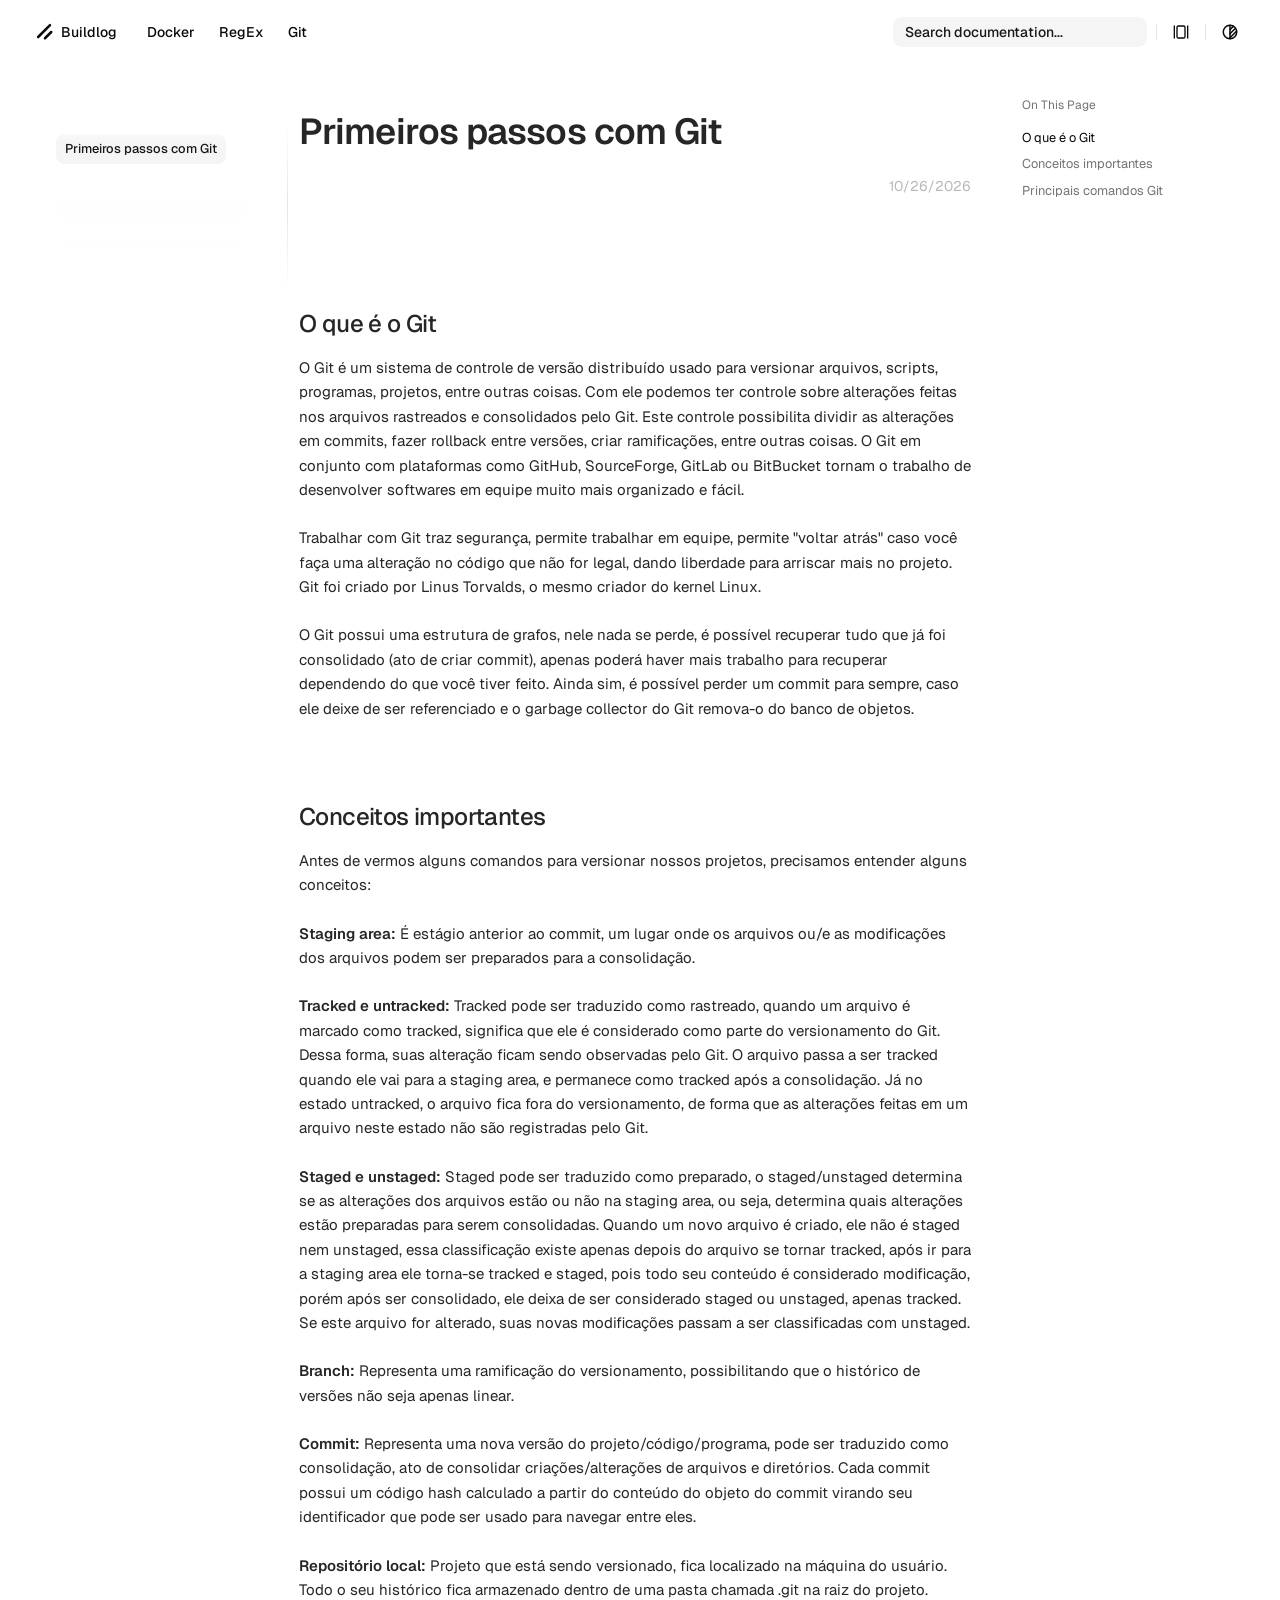
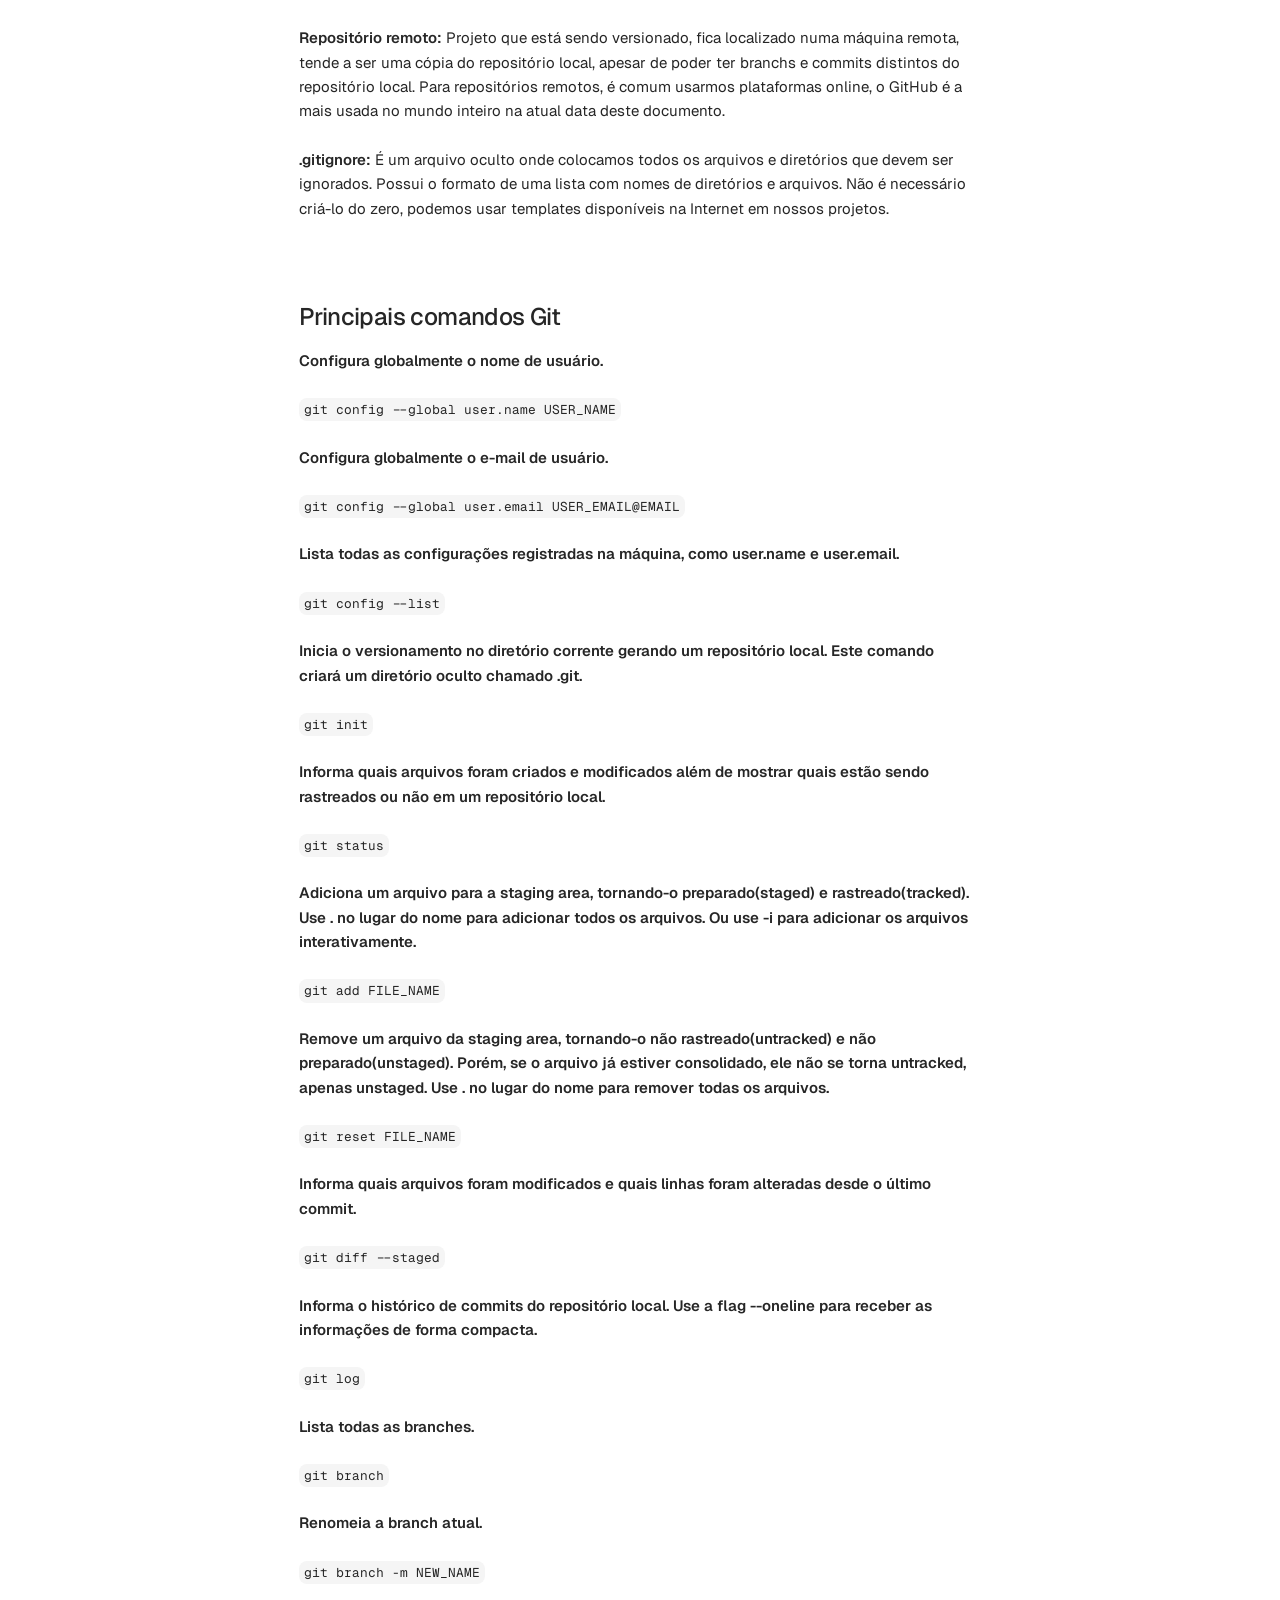
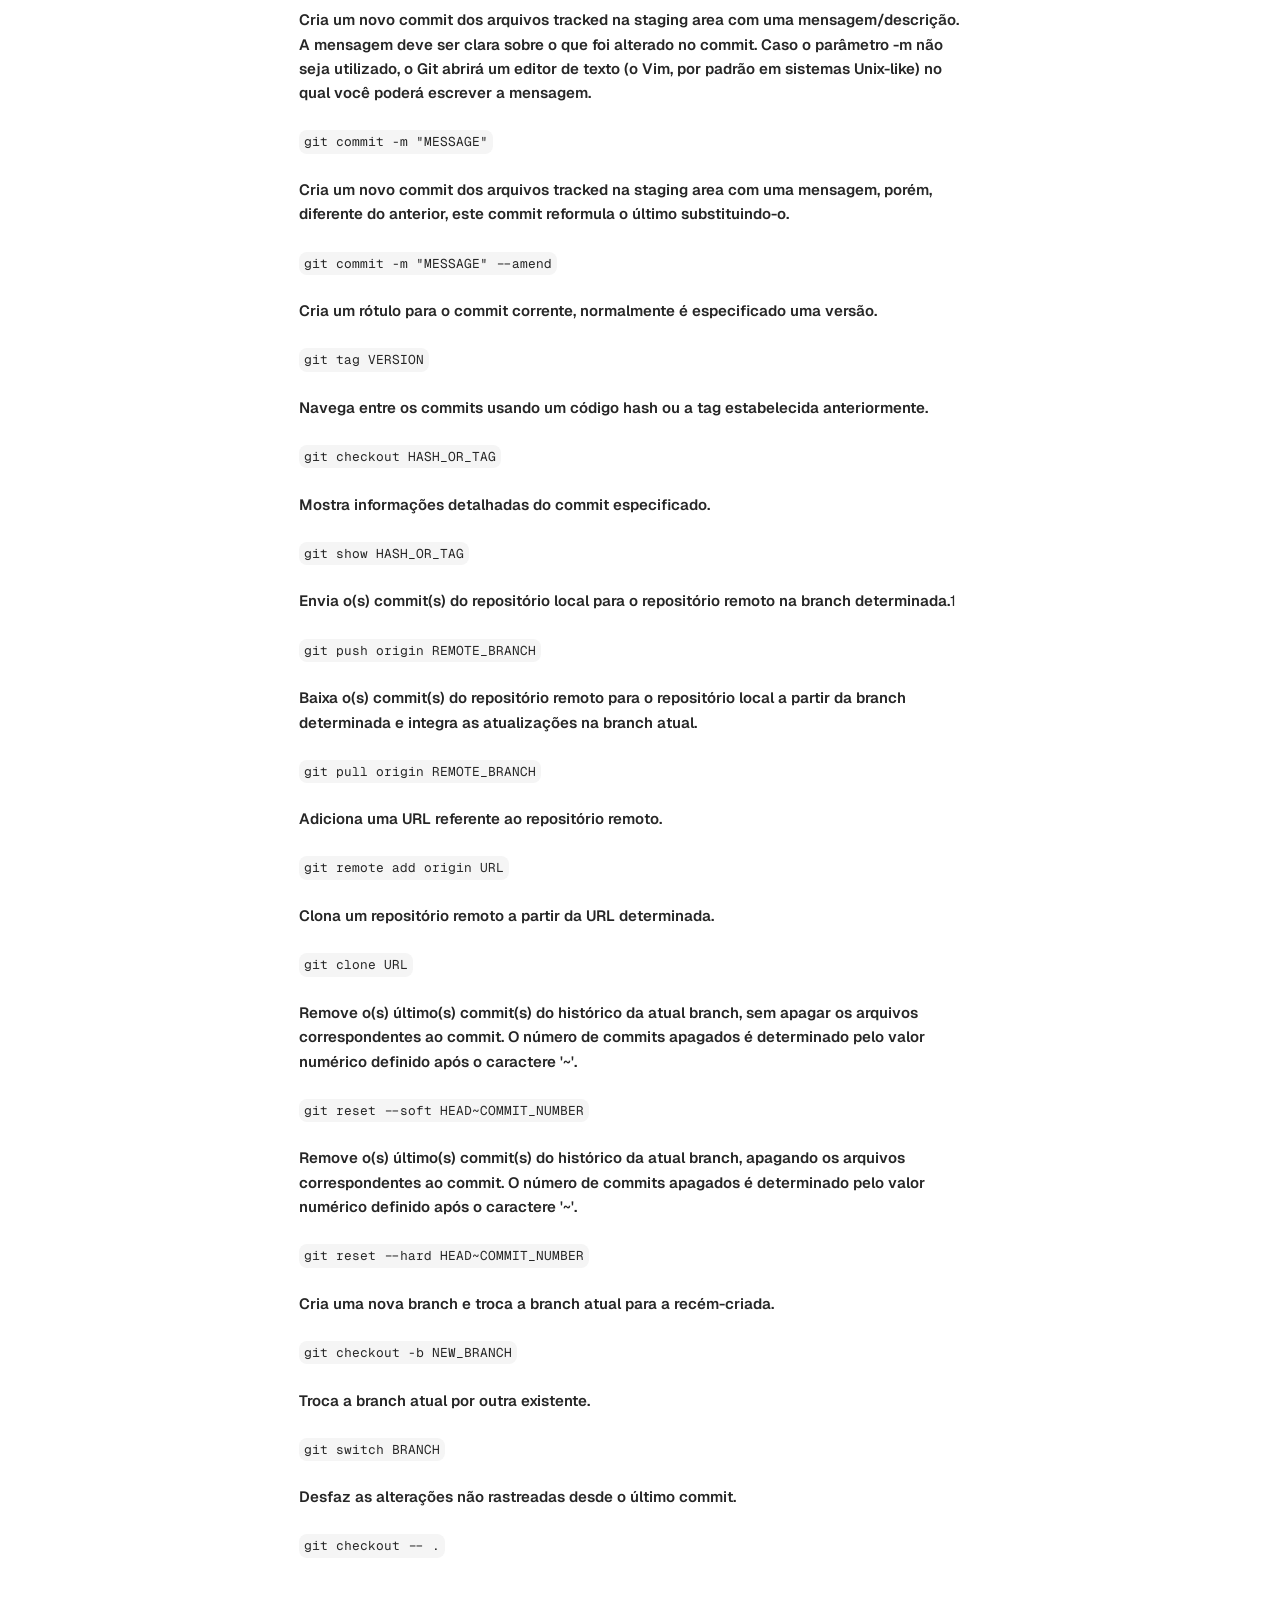
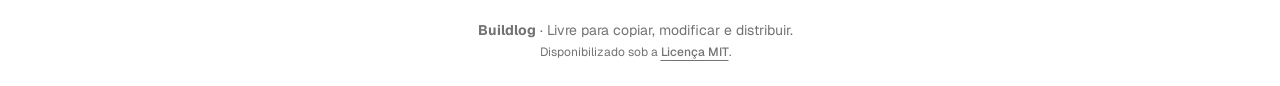
<file: git/index.html>
<!DOCTYPE html>

<html lang="en">

<head>
    <script>
        const base_url = (new URL("..", window.location)).href.replace(/\/+$/, ""); /* for search plugin notably */
    </script>
    <script integrity="sha384-m6cZ+Whl1ci89lidlu8DH4C+sZLNOYBvImtjUIhUK+iaNffXhqtbYgBVuuPfRsa0" src="../js/dark.js"></script>


    <meta charset="utf-8" />
    <meta content="width=device-width, initial-scale=1" name="viewport" />

    
    


<title>Primeiros passos com Git</title>









<link rel="canonical" href="https://vitormneris.github.io/til/git/">


<!-- Open Graph (Facebook, LinkedIn) -->

<meta property="og:title" content="Primeiros passos com Git">





<meta property="og:url" content="https://vitormneris.github.io/til/git/">






<!-- Twitter Card -->

<meta name="twitter:title" content="Primeiros passos com Git">






<!-- JSON-LD Structured Data -->



    
    <link href="../img/favicon.ico" rel="icon" />

    <link href="../css/base.css" rel="stylesheet" />
    <link href="../css/geist.css" rel="stylesheet" />

    

    <style>
        :root {
            --theme-accent: oklch(62.3% 0.214 259.815);
        }
    </style>
    <link href="../stylesheets/extra.css" rel="stylesheet" />

    

    <script integrity="sha384-2hn3q9jeDV70Gb3DuyWPKgeRxkowIjEpcHeOXSvWCEq2uHJHvXiVer7rbM8HYzYz"
        src="../js/callbacks.js"></script>
    <script defer="" integrity="sha384-ljmRPFWw/c4kKFaKY5DIe8bgppHI9VBBrg7WZa8UPd23U9dEFesxZ1Ng8Hzjq2WB"
        src="../js/toc.js"></script>

    

    

    

    
    <script>
    document.addEventListener("DOMContentLoaded", function () {
        document.querySelectorAll("a.headerlink").forEach(function (link) {
            link.addEventListener("click", function (e) {
                e.preventDefault();

                // Build the full URL with the anchor fragment
                const url = window.location.origin + window.location.pathname + this.getAttribute("href");

                navigator.clipboard.writeText(url).then(function () {
                    // Optional: brief visual feedback
                });
            });
        });
    });
</script>
    

    
    
</head>

<body
    class="text-foreground group/body overscroll-none font-sans antialiased [--footer-height:calc(var(--spacing)*14)] [--header-height:calc(var(--spacing)*14)] lg:[--header-height:calc(var(--spacing)*16)] xl:[--footer-height:calc(var(--spacing)*24)] theme-default">
    <div class="bg-background relative z-10 flex min-h-svh flex-col" id="inner-body">
        <header class="bg-background sticky top-0 z-50 w-full" view-transition-name="header">
    <div class="container-wrapper 3xl:fixed:px-0 px-6">
        <div class="3xl:fixed:container flex h-(--header-height) items-center gap-2 **:data-[slot=separator]:!h-4">
            <button id="burger-button" data-slot="popover-trigger" onclick="onMobileMenuButtonClick(event)" class="group"
    
    type="button" aria-haspopup="dialog" data-state="closed">
    <div class="relative flex h-8 w-4 items-center justify-center">
        <div class="relative size-4">
            <!-- 16px x 16px -->
            <svg xmlns="http://www.w3.org/2000/svg" viewBox="0 0 16 16" fill="none" stroke="currentColor"
                stroke-width="2" stroke-linecap="round" stroke-linejoin="round">
                <line x1="0" x2="16" y1="5" y2="5"
                    class="group-data-[state=open]:translate-y-[2.25px] group-data-[state=open]:-translate-x-[2.25px] group-data-[state=open]:rotate-45 transition-all duration-300 origin-center" />
                <line x1="0" x2="16" y1="11" y2="11"
                    class="group-data-[state=open]:-translate-y-[2.25px] group-data-[state=open]:-translate-x-[2.25px] group-data-[state=open]:-rotate-45 transition-all duration-300 origin-center" />
            </svg>
        </div>

        <span class="sr-only">Toggle Menu</span>
    </div>
    <span class="flex h-8 items-center text-lg leading-none font-medium">Menu</span>
</button>
            <a data-slot="button" class="button ghost gap-2 hidden lg:flex"
    
    href="https://vitormneris.github.io/til/">
    <span class="flex flex-row justify-center items-center">
        

<svg xmlns="http://www.w3.org/2000/svg" viewBox="0 0 256 256"
    class="size-5">
    <rect width="256" height="256" fill="none"></rect>
    <line x1="208" y1="128" x2="128" y2="208" fill="none" stroke="currentColor" stroke-linecap="round"
        stroke-linejoin="round" stroke-width="32"></line>
    <line x1="192" y1="40" x2="40" y2="192" fill="none" stroke="currentColor" stroke-linecap="round"
        stroke-linejoin="round" stroke-width="32"></line>
</svg>


    </span>

    
    <h1>Buildlog</h1>
    
</a>
            
            <nav class="items-center gap-0.5 hidden lg:flex">
    
    
    
    
    <a class="ghost button" href="../docker/">
        Docker
    </a>
    
    
    
    
    
    <a class="ghost button" href="../regex/">
        RegEx
    </a>
    
    
    
    
    
    <a class="ghost button" href="./">
        Git
    </a>
    
    
</nav>
            
            <div class="ml-auto flex items-center gap-2 md:flex-1 md:justify-end">
                <div class="hidden w-full flex-1 md:flex md:w-auto md:flex-none">
                    <div class="hidden w-full flex-1 md:flex md:w-auto md:flex-none">
    <button onclick="onSearchBarClick(event)" data-slot="dialog-trigger" data-variant="outline" data-size="default"
    class="search secondary" type="button" aria-haspopup="dialog" aria-controls="search-dialog" data-state="closed">
    <span class="hidden lg:inline-flex">Search documentation...</span>
    <span class="inline-flex lg:hidden">Search...</span>
</button>
</div>
<dialog id="search-dialog" onclick="onSearchDialogClick(event)"
    class="fixed top-1/2 left-1/2 -translate-x-1/2 -translate-y-1/2 bg-background rounded-lg shadow-lg border overflow-hidden p-0">
    <div class="w-lg gap-4">
        <div class="flex h-full w-full flex-col overflow-hidden rounded-md bg-popover text-popover-foreground">
            <div data-slot="command-input-wrapper" class="flex h-9 items-center gap-2 border-b px-3">
                <svg xmlns="http://www.w3.org/2000/svg" viewBox="0 0 24 24" fill="none"
    stroke="currentColor" stroke-width="2" stroke-linecap="round" stroke-linejoin="round"
    class="lucide lucide-search size-4 shrink-0 opacity-50">
    <circle cx="11" cy="11" r="8"></circle>
    <path d="m21 21-4.3-4.3"></path>
</svg>
                <input data-slot="command-input"
                    class="placeholder:text-muted-foreground flex h-10 w-full rounded-md bg-transparent py-3 text-sm outline-hidden disabled:cursor-not-allowed disabled:opacity-50"
                    placeholder="Search documentation..." cmdk-input="" autocomplete="off" autocorrect="off"
                    spellcheck="false" aria-label="Search documentation" type="search" value=""
                    oninput="onInputHandler(event)">
            </div>
        </div>
        <div id="mkdocs-search-results">
            <!-- search results go there -->
        </div>
    </div>
</dialog>
<script>
    document.removeEventListener("keydown", searchShortcutHandler);
    document.addEventListener("keydown", searchShortcutHandler);
</script>
                </div>
                
                


                

                <div data-orientation="vertical" role="none" data-slot="separator"
    class="bg-border shrink-0 data-[orientation=horizontal]:h-px data-[orientation=horizontal]:w-full data-[orientation=vertical]:h-full data-[orientation=vertical]:w-px">
</div>
                <button class="ghost icon" title="Toggle layout" onclick="toggleLayout(event)">
    <svg xmlns="http://www.w3.org/2000/svg" width="24" height="24" viewBox="0 0 24 24" fill="none"
    stroke="currentColor" stroke-width="2" stroke-linecap="round" stroke-linejoin="round"
    class="lucide lucide-gallery-horizontal">
    <path d="M2 3v18"></path>
    <rect width="12" height="18" x="6" y="3" rx="2"></rect>
    <path d="M22 3v18"></path>
</svg>
</button>
                <div data-orientation="vertical" role="none" data-slot="separator"
    class="bg-border shrink-0 data-[orientation=horizontal]:h-px data-[orientation=horizontal]:w-full data-[orientation=vertical]:h-full data-[orientation=vertical]:w-px">
</div>
                <button class="ghost icon" onclick="onThemeSwitch(event)" title="Toggle theme">
    <svg xmlns="http://www.w3.org/2000/svg" width="24" height="24" viewBox="0 0 24 24" fill="none"
    stroke="currentColor" stroke-width="2" stroke-linecap="round" stroke-linejoin="round"
    class="size-4.5">
    <path stroke="none" d="M0 0h24v24H0z" fill="none"></path>
    <path d="M12 12m-9 0a9 9 0 1 0 18 0a9 9 0 1 0 -18 0"></path>
    <path d="M12 3l0 18"></path>
    <path d="M12 9l4.65 -4.65"></path>
    <path d="M12 14.3l7.37 -7.37"></path>
    <path d="M12 19.6l8.85 -8.85"></path>
</svg>
</button>
            </div>
        </div>
    </div>
</header>
        <main class="flex flex-1 flex-col">
            <div class="container-wrapper flex flex-1 flex-col px-2">
                <div class="group/sidebar-wrapper has-data-[variant=inset]:bg-sidebar flex w-full 3xl:fixed:container 3xl:fixed:px-3 min-h-min flex-1 items-start px-0 [--sidebar-width:220px] [--top-spacing:0] lg:grid lg:grid-cols-[var(--sidebar-width)_minmax(0,1fr)] lg:[--sidebar-width:240px] lg:[--top-spacing:calc(var(--spacing)*4)]"
                    data-slot="sidebar-wrapper"
                    style="--sidebar-width:calc(var(--spacing) * 72);--sidebar-width-icon:3rem;">
                    <div class="w-(--sidebar-width) flex-col text-sidebar-foreground sticky top-[calc(var(--header-height)+0.6rem)] z-30 hidden max-h-[calc(100svh-10rem)] overscroll-none bg-transparent [--sidebar-menu-width:--spacing(56)] lg:flex"
                        data-slot="sidebar">
                        <div class="h-9"></div>
                        <div
                            class="absolute top-8 z-10 h-8 w-(--sidebar-menu-width) shrink-0 bg-gradient-to-b from-background via-background/80 to-background/50 blur-xs">
                        </div>
                        <div
                            class="absolute top-12 right-2 bottom-0 hidden h-full w-px bg-gradient-to-b from-transparent via-border to-transparent lg:flex">
                        </div>
                        <div class="flex min-h-0 flex-1 flex-col gap-2 overflow-auto group-data-[collapsible=icon]:overflow-hidden mx-auto no-scrollbar w-(--sidebar-menu-width) overflow-x-hidden px-2"
                            data-sidebar="content" data-slot="sidebar-content" view-transition-name="sidebar">
                            











<div data-slot="sidebar-group" data-sidebar="group" class="relative flex w-full min-w-0 flex-col p-2 pt-6">
    <div data-slot="sidebar-group-content" data-sidebar="group-content" class="w-full text-sm">
        <ul data-slot="sidebar-menu" data-sidebar="menu" class="flex w-full min-w-0 flex-col gap-0.5">
            
            
            
            <li data-slot="sidebar-menu-item" data-sidebar="menu-item" class="group/menu-item relative">
    <a data-slot="sidebar-menu-button" data-active="true" data-sidebar="menu-button"
        data-size="default" href="./"
        class="peer/menu-button flex items-center gap-2 rounded-md p-2 text-left ring-sidebar-ring outline-hidden transition-[width,height,padding] group-has-data-[sidebar=menu-action]/menu-item:pr-8 group-data-[collapsible=icon]:size-8! group-data-[collapsible=icon]:p-2! focus-visible:ring-2 active:bg-sidebar-accent active:text-sidebar-accent-foreground disabled:pointer-events-none disabled:opacity-50 aria-disabled:pointer-events-none aria-disabled:opacity-50 data-[active=true]:font-medium data-[active=true]:text-sidebar-accent-foreground data-[state=open]:hover:bg-sidebar-accent data-[state=open]:hover:text-sidebar-accent-foreground [&>span:last-child]:truncate [&>svg]:size-4 [&>svg]:shrink-0 hover:bg-sidebar-accent hover:text-sidebar-accent-foreground relative h-[30px] w-fit overflow-visible border border-transparent text-[0.8rem] font-medium after:absolute after:inset-x-0 after:-inset-y-1 after:z-0 after:rounded-md data-[active=true]:border-accent data-[active=true]:bg-accent 3xl:fixed:w-full 3xl:fixed:max-w-48">
        
        Primeiros passos com Git
        
        
        
        
    </a>
</li>
            
            
        </ul>
    </div>
</div>






<div
    class="sticky -bottom-1 z-10 h-16 shrink-0 bg-gradient-to-t from-background via-background/80 to-background/50 blur-xs">
</div>

                        </div>
                    </div>
                    <div class="h-full w-full">
                        <div class="flex items-stretch text-[1.05rem] sm:text-[15px] xl:w-full" data-slot="docs">
                            <div class="flex min-w-0 flex-1 flex-col">
                                <div class="h-(--top-spacing) shrink-0"></div>
                                
                                
                                <article class="w-full" view-transition-name="page">
  <div class="flex flex-col gap-2">
    <div class="flex flex-col gap-2">
      <div id="page-header" class="flex items-start justify-between">
        <h1 class="scroll-m-20 text-4xl font-semibold tracking-tight sm:text-3xl xl:text-4xl">
          Primeiros passos com Git
        </h1>
        <div class="flex items-start gap-2">
          
          <button id="copy-page"
    onclick="fetch(`https://vitormneris.github.io/til/git/index.md`).then((r) => r.text()).then((text) => navigator.clipboard.write([new ClipboardItem({ 'text/plain': text })]))"
    data-slot="button" class="secondary cursor-pointer sm">
    <svg xmlns="http://www.w3.org/2000/svg" width="24" height="24" viewBox="0 0 24 24" fill="none" stroke="currentColor"
        stroke-width="2" stroke-linecap="round" stroke-linejoin="round" class="tabler-icon tabler-icon-copy ">
        <path
            d="M7 7m0 2.667a2.667 2.667 0 0 1 2.667 -2.667h8.666a2.667 2.667 0 0 1 2.667 2.667v8.666a2.667 2.667 0 0 1 -2.667 2.667h-8.666a2.667 2.667 0 0 1 -2.667 -2.667z">
        </path>
        <path d="M4.012 16.737a2.005 2.005 0 0 1 -1.012 -1.737v-10c0 -1.1 .9 -2 2 -2h10c.75 0 1.158 .385 1.5 1"></path>
    </svg>
    <span class="max-md:hidden">Copy Page</span>
</button>
          
          
          <a id="previous-button" class="button secondary icon sm" href="../regex/">
    <svg xmlns="http://www.w3.org/2000/svg" viewBox="0 0 24 24" fill="none"
    stroke="currentColor" stroke-width="2" stroke-linecap="round" stroke-linejoin="round"
    class="tabler-icon tabler-icon-arrow-left">
    <path d="M5 12l14 0"></path>
    <path d="M5 12l6 6"></path>
    <path d="M5 12l6 -6"></path>
</svg>
    <span class="sr-only">Previous</span>
</a>
          
          
        </div>
      </div>
      
    </div>
    <div class="flex justify-end items-center">
      

      
      <div class="grow text-muted-foreground pt-4 flex flex-row justify-end items-center">
    <span id="updated_at" class="text-sm opacity-50 hover:opacity-100 transition-opacity duration-200"
        title="last update (local time)"></span>
</div>

<script>
    const updatedAt = document.getElementById("updated_at");
    if (updatedAt) {
        const date = new Date('2026-10-26T20:38:12-03:00');
        updatedAt.textContent = date.toLocaleDateString();
    }
</script>

      
    </div>
  </div>
  <div class="typography w-full flex-1 *:data-[slot=alert]:first:mt-0">
    <h1 id="primeiros-passos-com-git">Primeiros passos com Git</h1>
<h2 id="o-que-e-o-git">O que é o Git</h2>
<p>O Git é um sistema de controle de versão distribuído usado para versionar arquivos, scripts, programas, projetos, entre outras coisas. 
Com ele podemos ter controle sobre alterações feitas nos arquivos rastreados e consolidados pelo Git.
Este controle possibilita dividir as alterações em commits, fazer rollback entre versões, criar ramificações, entre outras coisas. 
O Git em conjunto com plataformas como GitHub, SourceForge, GitLab ou BitBucket tornam o trabalho de desenvolver softwares em equipe muito mais organizado e fácil.</p>
<p>Trabalhar com Git traz segurança, permite trabalhar em equipe, permite "voltar atrás" caso você faça uma alteração no código que não for legal, dando liberdade para arriscar mais no projeto. 
Git foi criado por Linus Torvalds, o mesmo criador do kernel Linux. </p>
<p>O Git possui uma estrutura de grafos, nele nada se perde, é possível recuperar tudo que já foi consolidado (ato de criar commit), apenas poderá haver mais trabalho para recuperar dependendo do que você tiver feito.
Ainda sim, é possível perder um commit para sempre, caso ele deixe de ser referenciado e o garbage collector do Git remova-o do banco de objetos.</p>
<h2 id="conceitos-importantes">Conceitos importantes</h2>
<p>Antes de vermos alguns comandos para versionar nossos projetos, precisamos entender alguns conceitos:</p>
<p><strong>Staging area:</strong> É estágio anterior ao commit, um lugar onde os arquivos ou/e as modificações dos arquivos podem ser preparados para a consolidação. </p>
<p><strong>Tracked e untracked:</strong> Tracked pode ser traduzido como rastreado, quando um arquivo é marcado como tracked, significa que ele é considerado como parte do versionamento do Git.
 Dessa forma, suas alteração ficam sendo observadas pelo Git. O arquivo passa a ser tracked quando ele vai para a staging area, e permanece como tracked após a consolidação.
 Já no estado untracked, o arquivo fica fora do versionamento, de forma que as alterações feitas em um arquivo neste estado não são registradas pelo Git.</p>
<p><strong>Staged e unstaged:</strong> Staged pode ser traduzido como preparado, o staged/unstaged determina se as alterações dos arquivos estão ou não na staging area, ou seja, determina quais alterações estão preparadas para serem consolidadas.
 Quando um novo arquivo é criado, ele não é staged nem unstaged, essa classificação existe apenas depois do arquivo se tornar tracked, após ir para a staging area ele torna-se tracked e staged, pois todo seu conteúdo é considerado modificação, porém após ser consolidado, ele deixa de ser considerado staged ou unstaged, apenas tracked.
 Se este arquivo for alterado, suas novas modificações passam a ser classificadas com unstaged.</p>
<p><strong>Branch:</strong> Representa uma ramificação do versionamento, possibilitando que o histórico de versões não seja apenas linear. </p>
<p><strong>Commit:</strong> Representa uma nova versão do projeto/código/programa, pode ser traduzido como consolidação, ato de consolidar criações/alterações de arquivos e diretórios.
 Cada commit possui um código hash calculado a partir do conteúdo do objeto do commit virando seu identificador que pode ser usado para navegar entre eles.</p>
<p><strong>Repositório local:</strong> Projeto que está sendo versionado, fica localizado na máquina do usuário. Todo o seu histórico fica armazenado dentro de uma pasta chamada .git na raiz do projeto.</p>
<p><strong>Repositório remoto:</strong> Projeto que está sendo versionado, fica localizado numa máquina remota, tende a ser uma cópia do repositório local, apesar de poder ter branchs e commits distintos do repositório local. 
Para repositórios remotos, é comum usarmos plataformas online, o GitHub é a mais usada no mundo inteiro na atual data deste documento.</p>
<p><strong>.gitignore:</strong> É um arquivo oculto onde colocamos todos os arquivos e diretórios que devem ser ignorados. Possui o formato de uma lista com nomes de diretórios e arquivos.
Não é necessário criá-lo do zero, podemos usar templates disponíveis na Internet em nossos projetos.</p>
<h2 id="principais-comandos-git">Principais comandos Git</h2>
<p><strong>Configura globalmente o nome de usuário.</strong></p>
<p><code>git config --global user.name USER_NAME</code></p>
<p><strong>Configura globalmente o e-mail de usuário.</strong></p>
<p><code>git config --global user.email USER_EMAIL@EMAIL</code></p>
<p><strong>Lista todas as configurações registradas na máquina, como user.name e user.email.</strong></p>
<p><code>git config --list</code></p>
<p><strong>Inicia o versionamento no diretório corrente gerando um repositório local. Este comando criará um diretório oculto chamado .git.</strong></p>
<p><code>git init</code></p>
<p><strong>Informa quais arquivos foram criados e modificados além de mostrar quais estão sendo rastreados ou não em um repositório local.</strong></p>
<p><code>git status</code></p>
<p><strong>Adiciona um arquivo para a staging area, tornando-o preparado(staged) e rastreado(tracked).
 Use . no lugar do nome para adicionar todos os arquivos.
 Ou use -i para adicionar os arquivos interativamente.</strong></p>
<p><code>git add FILE_NAME</code></p>
<p><strong>Remove um arquivo da staging area, tornando-o não rastreado(untracked) e não preparado(unstaged).
 Porém, se o arquivo já estiver consolidado, ele não se torna untracked, apenas unstaged.
 Use . no lugar do nome para remover todas os arquivos.</strong></p>
<p><code>git reset FILE_NAME</code></p>
<p><strong>Informa quais arquivos foram modificados e quais linhas foram alteradas desde o último commit.</strong></p>
<p><code>git diff --staged</code></p>
<p><strong>Informa o histórico de commits do repositório local. Use a flag --oneline para receber as informações de forma compacta.</strong></p>
<p><code>git log</code></p>
<p><strong>Lista todas as branches.</strong></p>
<p><code>git branch</code></p>
<p><strong>Renomeia a branch atual.</strong></p>
<p><code>git branch -m NEW_NAME</code></p>
<p><strong>Cria um novo commit dos arquivos tracked na staging area com uma mensagem/descrição.</strong>
<strong>A mensagem deve ser clara sobre o que foi alterado no commit.</strong>
<strong>Caso o parâmetro -m não seja utilizado, o Git abrirá um editor de texto (o Vim, por padrão em sistemas Unix-like) no qual você poderá escrever a mensagem.</strong></p>
<p><code>git commit -m "MESSAGE"</code></p>
<p><strong>Cria um novo commit dos arquivos tracked na staging area com uma mensagem, porém, diferente do anterior, este commit reformula o último substituindo-o.</strong></p>
<p><code>git commit -m "MESSAGE" --amend</code></p>
<p><strong>Cria um rótulo para o commit corrente, normalmente é especificado uma versão.</strong></p>
<p><code>git tag VERSION</code></p>
<p><strong>Navega entre os commits usando um código hash ou a tag estabelecida anteriormente.</strong></p>
<p><code>git checkout HASH_OR_TAG</code></p>
<p><strong>Mostra informações detalhadas do commit especificado.</strong></p>
<p><code>git show HASH_OR_TAG</code></p>
<p><strong>Envia o(s) commit(s) do repositório local para o repositório remoto na branch determinada.</strong>1</p>
<p><code>git push origin REMOTE_BRANCH</code></p>
<p><strong>Baixa o(s) commit(s) do repositório remoto para o repositório local a partir da branch determinada e integra as atualizações na branch atual.</strong></p>
<p><code>git pull origin REMOTE_BRANCH</code></p>
<p><strong>Adiciona uma URL referente ao repositório remoto.</strong></p>
<p><code>git remote add origin URL</code></p>
<p><strong>Clona um repositório remoto a partir da URL determinada.</strong></p>
<p><code>git clone URL</code></p>
<p><strong>Remove o(s) último(s) commit(s) do histórico da atual branch, sem apagar os arquivos correspondentes ao commit. O número de commits apagados é determinado pelo valor numérico definido após o caractere '~'.</strong></p>
<p><code>git reset --soft HEAD~COMMIT_NUMBER</code></p>
<p><strong>Remove o(s) último(s) commit(s) do histórico da atual branch, apagando os arquivos correspondentes ao commit. O número de commits apagados é determinado pelo valor numérico definido após o caractere '~'.</strong></p>
<p><code>git reset --hard HEAD~COMMIT_NUMBER</code></p>
<p><strong>Cria uma nova branch e troca a branch atual para a recém-criada.</strong></p>
<p><code>git checkout -b NEW_BRANCH</code></p>
<p><strong>Troca a branch atual por outra existente.</strong></p>
<p><code>git switch BRANCH</code></p>
<p><strong>Desfaz as alterações não rastreadas desde o último commit.</strong></p>
<p><code>git checkout -- .</code></p>
  </div>
</article>
                                <div id="bottom-navigation" class="mx-auto flex h-16 w-full max-w-2xl items-center justify-between gap-2 px-4 md:px-0">
    
    <a class="button secondary" href="../regex/">
    <svg xmlns="http://www.w3.org/2000/svg" viewBox="0 0 24 24" fill="none"
    stroke="currentColor" stroke-width="2" stroke-linecap="round" stroke-linejoin="round"
    class="tabler-icon tabler-icon-arrow-left">
    <path d="M5 12l14 0"></path>
    <path d="M5 12l6 6"></path>
    <path d="M5 12l6 -6"></path>
</svg>
    <span class="max-[500px]:hidden truncate">Primeiros passos com RegEx</span>
</a>
    
    
</div>
                                
                                
                            </div>
                            
                            <dialog id="bottom-sidebar" onclick="onBottomSidebarDialogClick(event)" class="bg-transparent"
    style="position: fixed; left: 0px; top: 0px; transform: translate(0px, 58px); min-width: max-content; --radix-popper-transform-origin: 0% 0px; will-change: transform; z-index: 50; --radix-popper-available-width: 504px; --radix-popper-available-height: 857px; --radix-popper-anchor-width: 72.94999694824219px; --radix-popper-anchor-height: 32px;">
    <div data-side="bottom" data-align="start" data-state="open" role="dialog" data-slot="popover-content"
        class="text-popover-foreground data-[state=open]:animate-in data-[state=closed]:animate-out data-[state=closed]:fade-out-0 data-[state=open]:fade-in-0 data-[state=closed]:zoom-out-95 data-[state=open]:zoom-in-95 data-[side=bottom]:slide-in-from-top-2 data-[side=left]:slide-in-from-right-2 data-[side=right]:slide-in-from-left-2 data-[side=top]:slide-in-from-bottom-2 z-50 origin-(--radix-popover-content-transform-origin) border outline-hidden bg-background/90 no-scrollbar h-(--radix-popper-available-height) w-(--radix-popper-available-width) overflow-y-auto rounded-none border-none p-0 shadow-none backdrop-blur duration-100"
        style="--radix-popover-content-transform-origin: var(--radix-popper-transform-origin); --radix-popover-content-available-width: var(--radix-popper-available-width); --radix-popover-content-available-height: var(--radix-popper-available-height); --radix-popover-trigger-width: var(--radix-popper-anchor-width); --radix-popover-trigger-height: var(--radix-popper-anchor-height);"
        tabindex="-1">
        <div class="flex flex-col gap-12 overflow-auto px-6 py-6">
            
            
            

            
            <div class="flex flex-col gap-4">
                <div class="text-muted-foreground text-sm font-medium">Menu</div>
                <div class="flex flex-col gap-3">
                    
                    <a class="text-2xl font-medium" href="..">
                        
                        Welcome to Buildlog
                        
                    </a>
                    
                </div>
            </div>
            

            
            <div class="flex flex-col gap-8">
                
                <div class="flex flex-col gap-4">
                    <div class="text-muted-foreground text-sm font-medium">Docker</div>
                    
                    <div class="flex flex-col gap-3">
                        
                        <a class="text-2xl font-medium" href="../docker/">
                            
                            Introdução
                            
                        </a>
                        
                        <a class="text-2xl font-medium" href="../docker/banco_relacionais/">
                            
                            Banco de dados relacionais
                            
                        </a>
                        
                    </div>
                    
                </div>
                
                <div class="flex flex-col gap-4">
                    <div class="text-muted-foreground text-sm font-medium">RegEx</div>
                    
                    <div class="flex flex-col gap-3">
                        
                        <a class="text-2xl font-medium" href="../regex/">
                            
                            Primeiros passos com RegEx
                            
                        </a>
                        
                    </div>
                    
                </div>
                
                <div class="flex flex-col gap-4">
                    <div class="text-muted-foreground text-sm font-medium">Git</div>
                    
                    <div class="flex flex-col gap-3">
                        
                        <a class="text-2xl font-medium" href="./">
                            
                            Primeiros passos com Git
                            
                        </a>
                        
                    </div>
                    
                </div>
                
            </div>
            
            

        </div>
    </div>
</dialog>
                            <div
                                class="sticky top-[calc(var(--header-height)+1px)] ml-auto hidden h-[calc(100svh-var(--header-height)-var(--footer-height))] w-72 flex-col gap-4 overflow-hidden overscroll-none pb-8 xl:flex">
                                <div class="h-(--top-spacing) shrink-0"></div>
                                
                                
                                <div id="toc" view-transition-name="toc" class="no-scrollbar overflow-y-auto px-8">
    <div class="flex flex-col gap-2 p-4 pt-0 text-sm">
        <p class="text-muted-foreground bg-background sticky top-0 h-6 text-xs">On This Page</p>
        
        
        
        
        <a href="#o-que-e-o-git" data-active="false" data-depth="2">
            O que é o Git
        </a>
        

        
        <a href="#conceitos-importantes" data-active="false" data-depth="2">
            Conceitos importantes
        </a>
        

        
        <a href="#principais-comandos-git" data-active="false" data-depth="2">
            Principais comandos Git
        </a>
        

        
        
        
        

    </div>
    <div class="h-12"></div>

</div>
                                
                                
                            </div>
                        </div>
                    </div>
                </div>
            </div>
        </main>
        <footer view-transition-name="footer"
    class="group-has-[.section-soft]/body:bg-surface/40 3xl:fixed:bg-transparent dark:bg-transparent">
    <div class="container-wrapper px-4 xl:px-6">
        <div class="flex h-(--footer-height) items-center justify-between">
            <div class="text-muted-foreground w-full text-center text-xs leading-loose sm:text-sm">
                <p>
                    <strong>Buildlog</strong> · Livre para copiar, modificar e distribuir.
                </p>
                <p class="text-xs">
                    Disponibilizado sob a <a href="https://opensource.org/licenses/MIT" target="_blank" rel="noopener"
                        class="underline hover:text-foreground">Licença MIT</a>.
                </p>
            </div>
        </div>
    </div>
</footer>
    </div>
     

<script src="../search/main.js"></script>


    

    <script integrity="sha384-JLNLRFGzvOp0up707XKgSnAjjt1w5BF/+lbeLQvlf6mNwf0m89IXFdpNAk4t6Hcs"
        src="../js/copy-button.js"></script>
    <script integrity="sha384-JBx6cBEiyhK1KPwZgBHiI6GDaAmvlOxMQFyWAZTEpW5Ifo5XQ2LBcJ61GVOumwF1"
        src="../js/sidebar.js"></script>
    <script integrity="sha384-fNURFMRt0p/HqXnQnV4+CT9dX1GiU5F0fC3pFbg7gfoANytoUMErSW7suWSBkSuF"
        src="../js/slider.js"></script>
    <script>updatePygmentsStylesheet();</script>
    
    <script>fetchStargazers("None");</script>
    
    
    
    <script type="speculationrules">
{
  "prerender": [
    {
      "where": {
          "selector_matches": ["#next-button", "#previous-button"]
      }
    }
  ]
}
</script>
</body>

</html>
</file>
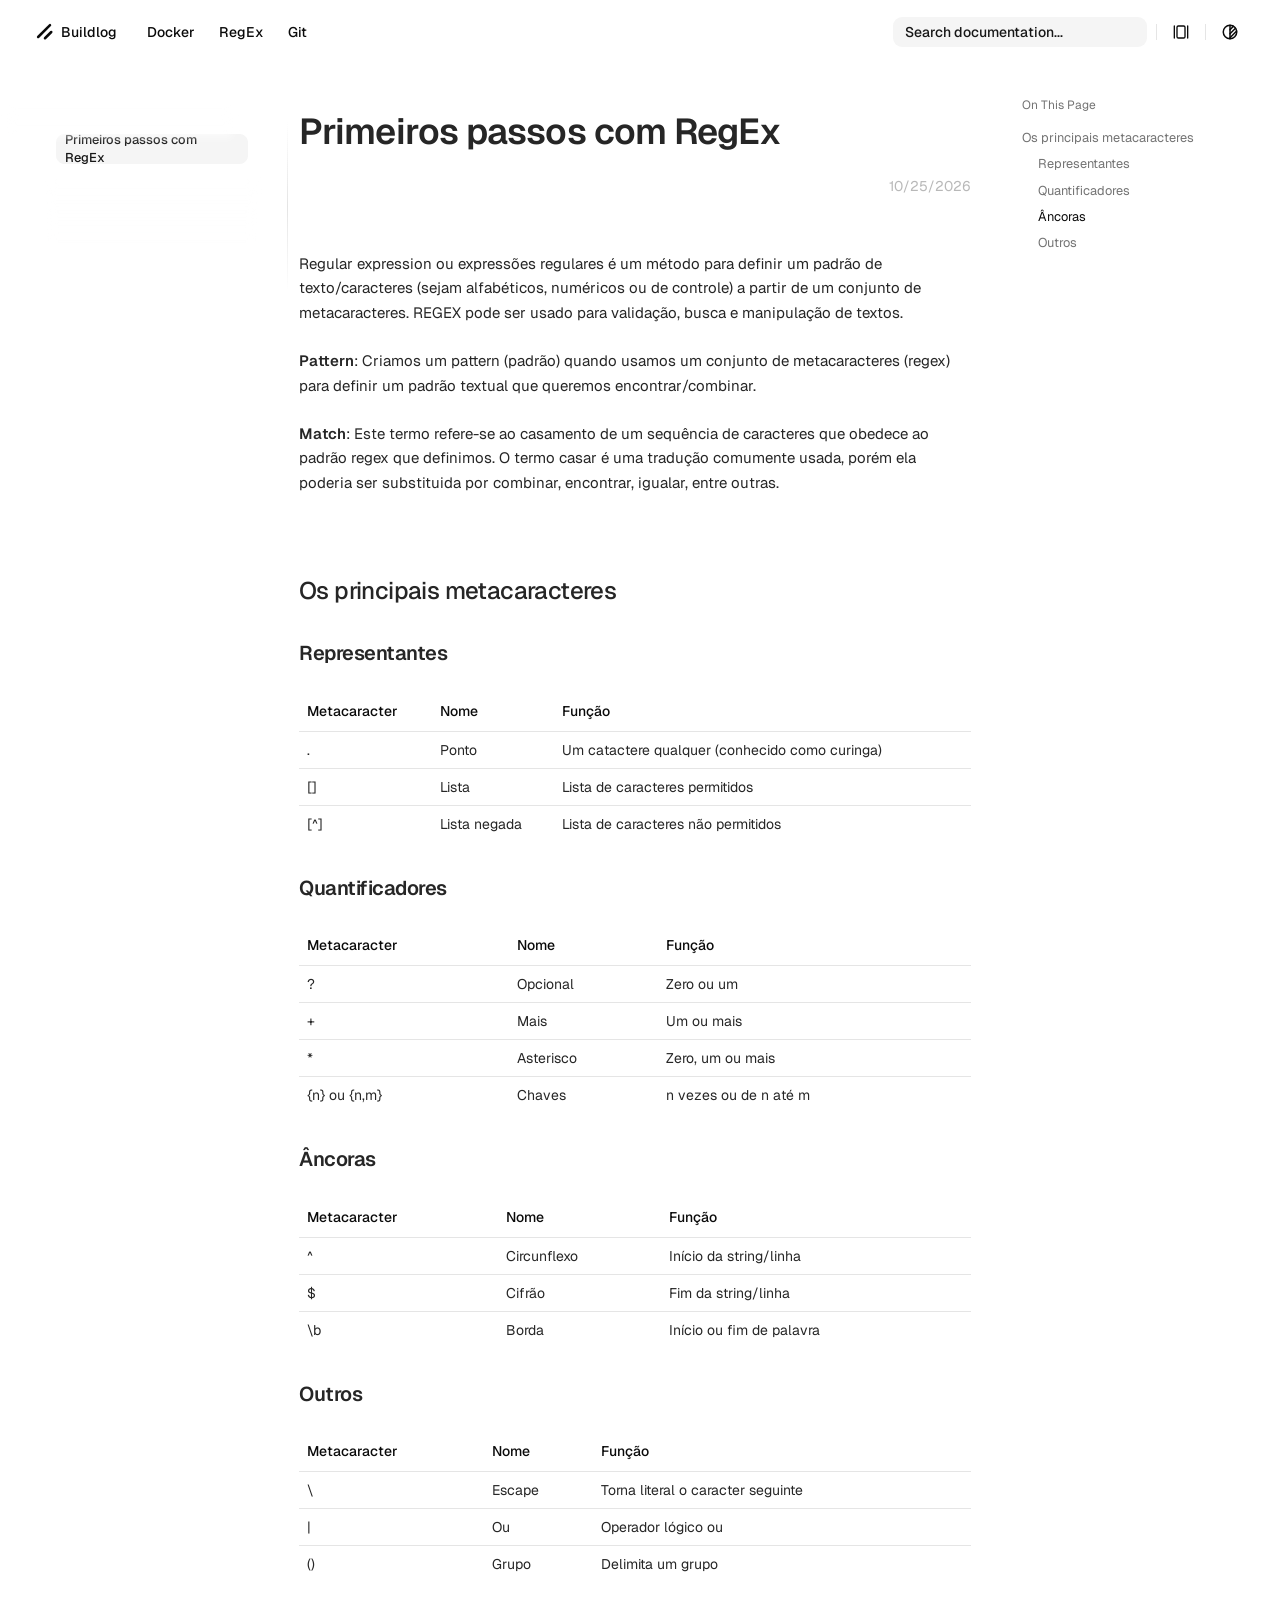
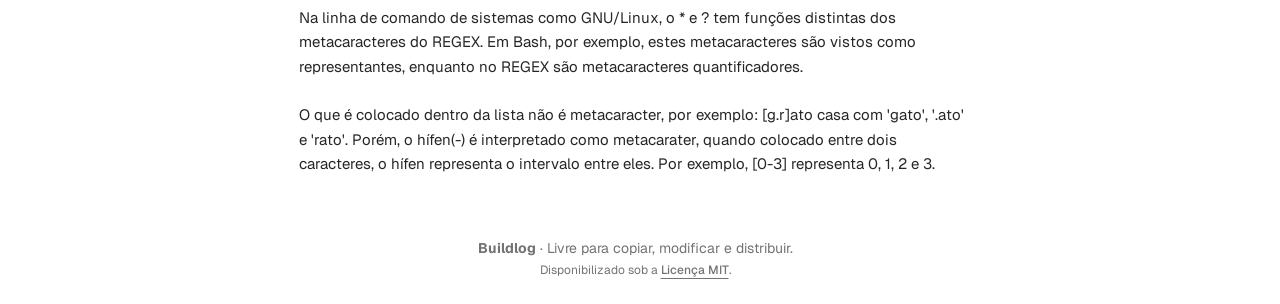
<file: regex/index.html>
<!DOCTYPE html>

<html lang="en">

<head>
    <script>
        const base_url = (new URL("..", window.location)).href.replace(/\/+$/, ""); /* for search plugin notably */
    </script>
    <script integrity="sha384-m6cZ+Whl1ci89lidlu8DH4C+sZLNOYBvImtjUIhUK+iaNffXhqtbYgBVuuPfRsa0" src="../js/dark.js"></script>


    <meta charset="utf-8" />
    <meta content="width=device-width, initial-scale=1" name="viewport" />

    
    


<title>Primeiros passos com RegEx</title>









<link rel="canonical" href="https://vitormneris.github.io/til/regex/">


<!-- Open Graph (Facebook, LinkedIn) -->

<meta property="og:title" content="Primeiros passos com RegEx">





<meta property="og:url" content="https://vitormneris.github.io/til/regex/">






<!-- Twitter Card -->

<meta name="twitter:title" content="Primeiros passos com RegEx">






<!-- JSON-LD Structured Data -->



    
    <link href="../img/favicon.ico" rel="icon" />

    <link href="../css/base.css" rel="stylesheet" />
    <link href="../css/geist.css" rel="stylesheet" />

    

    <style>
        :root {
            --theme-accent: oklch(62.3% 0.214 259.815);
        }
    </style>
    <link href="../stylesheets/extra.css" rel="stylesheet" />

    

    <script integrity="sha384-2hn3q9jeDV70Gb3DuyWPKgeRxkowIjEpcHeOXSvWCEq2uHJHvXiVer7rbM8HYzYz"
        src="../js/callbacks.js"></script>
    <script defer="" integrity="sha384-ljmRPFWw/c4kKFaKY5DIe8bgppHI9VBBrg7WZa8UPd23U9dEFesxZ1Ng8Hzjq2WB"
        src="../js/toc.js"></script>

    

    

    

    
    <script>
    document.addEventListener("DOMContentLoaded", function () {
        document.querySelectorAll("a.headerlink").forEach(function (link) {
            link.addEventListener("click", function (e) {
                e.preventDefault();

                // Build the full URL with the anchor fragment
                const url = window.location.origin + window.location.pathname + this.getAttribute("href");

                navigator.clipboard.writeText(url).then(function () {
                    // Optional: brief visual feedback
                });
            });
        });
    });
</script>
    

    
    
</head>

<body
    class="text-foreground group/body overscroll-none font-sans antialiased [--footer-height:calc(var(--spacing)*14)] [--header-height:calc(var(--spacing)*14)] lg:[--header-height:calc(var(--spacing)*16)] xl:[--footer-height:calc(var(--spacing)*24)] theme-default">
    <div class="bg-background relative z-10 flex min-h-svh flex-col" id="inner-body">
        <header class="bg-background sticky top-0 z-50 w-full" view-transition-name="header">
    <div class="container-wrapper 3xl:fixed:px-0 px-6">
        <div class="3xl:fixed:container flex h-(--header-height) items-center gap-2 **:data-[slot=separator]:!h-4">
            <button id="burger-button" data-slot="popover-trigger" onclick="onMobileMenuButtonClick(event)" class="group"
    
    type="button" aria-haspopup="dialog" data-state="closed">
    <div class="relative flex h-8 w-4 items-center justify-center">
        <div class="relative size-4">
            <!-- 16px x 16px -->
            <svg xmlns="http://www.w3.org/2000/svg" viewBox="0 0 16 16" fill="none" stroke="currentColor"
                stroke-width="2" stroke-linecap="round" stroke-linejoin="round">
                <line x1="0" x2="16" y1="5" y2="5"
                    class="group-data-[state=open]:translate-y-[2.25px] group-data-[state=open]:-translate-x-[2.25px] group-data-[state=open]:rotate-45 transition-all duration-300 origin-center" />
                <line x1="0" x2="16" y1="11" y2="11"
                    class="group-data-[state=open]:-translate-y-[2.25px] group-data-[state=open]:-translate-x-[2.25px] group-data-[state=open]:-rotate-45 transition-all duration-300 origin-center" />
            </svg>
        </div>

        <span class="sr-only">Toggle Menu</span>
    </div>
    <span class="flex h-8 items-center text-lg leading-none font-medium">Menu</span>
</button>
            <a data-slot="button" class="button ghost gap-2 hidden lg:flex"
    
    href="https://vitormneris.github.io/til/">
    <span class="flex flex-row justify-center items-center">
        

<svg xmlns="http://www.w3.org/2000/svg" viewBox="0 0 256 256"
    class="size-5">
    <rect width="256" height="256" fill="none"></rect>
    <line x1="208" y1="128" x2="128" y2="208" fill="none" stroke="currentColor" stroke-linecap="round"
        stroke-linejoin="round" stroke-width="32"></line>
    <line x1="192" y1="40" x2="40" y2="192" fill="none" stroke="currentColor" stroke-linecap="round"
        stroke-linejoin="round" stroke-width="32"></line>
</svg>


    </span>

    
    <h1>Buildlog</h1>
    
</a>
            
            <nav class="items-center gap-0.5 hidden lg:flex">
    
    
    
    
    <a class="ghost button" href="../docker/">
        Docker
    </a>
    
    
    
    
    
    <a class="ghost button" href="./">
        RegEx
    </a>
    
    
    
    
    
    <a class="ghost button" href="../git/">
        Git
    </a>
    
    
</nav>
            
            <div class="ml-auto flex items-center gap-2 md:flex-1 md:justify-end">
                <div class="hidden w-full flex-1 md:flex md:w-auto md:flex-none">
                    <div class="hidden w-full flex-1 md:flex md:w-auto md:flex-none">
    <button onclick="onSearchBarClick(event)" data-slot="dialog-trigger" data-variant="outline" data-size="default"
    class="search secondary" type="button" aria-haspopup="dialog" aria-controls="search-dialog" data-state="closed">
    <span class="hidden lg:inline-flex">Search documentation...</span>
    <span class="inline-flex lg:hidden">Search...</span>
</button>
</div>
<dialog id="search-dialog" onclick="onSearchDialogClick(event)"
    class="fixed top-1/2 left-1/2 -translate-x-1/2 -translate-y-1/2 bg-background rounded-lg shadow-lg border overflow-hidden p-0">
    <div class="w-lg gap-4">
        <div class="flex h-full w-full flex-col overflow-hidden rounded-md bg-popover text-popover-foreground">
            <div data-slot="command-input-wrapper" class="flex h-9 items-center gap-2 border-b px-3">
                <svg xmlns="http://www.w3.org/2000/svg" viewBox="0 0 24 24" fill="none"
    stroke="currentColor" stroke-width="2" stroke-linecap="round" stroke-linejoin="round"
    class="lucide lucide-search size-4 shrink-0 opacity-50">
    <circle cx="11" cy="11" r="8"></circle>
    <path d="m21 21-4.3-4.3"></path>
</svg>
                <input data-slot="command-input"
                    class="placeholder:text-muted-foreground flex h-10 w-full rounded-md bg-transparent py-3 text-sm outline-hidden disabled:cursor-not-allowed disabled:opacity-50"
                    placeholder="Search documentation..." cmdk-input="" autocomplete="off" autocorrect="off"
                    spellcheck="false" aria-label="Search documentation" type="search" value=""
                    oninput="onInputHandler(event)">
            </div>
        </div>
        <div id="mkdocs-search-results">
            <!-- search results go there -->
        </div>
    </div>
</dialog>
<script>
    document.removeEventListener("keydown", searchShortcutHandler);
    document.addEventListener("keydown", searchShortcutHandler);
</script>
                </div>
                
                


                

                <div data-orientation="vertical" role="none" data-slot="separator"
    class="bg-border shrink-0 data-[orientation=horizontal]:h-px data-[orientation=horizontal]:w-full data-[orientation=vertical]:h-full data-[orientation=vertical]:w-px">
</div>
                <button class="ghost icon" title="Toggle layout" onclick="toggleLayout(event)">
    <svg xmlns="http://www.w3.org/2000/svg" width="24" height="24" viewBox="0 0 24 24" fill="none"
    stroke="currentColor" stroke-width="2" stroke-linecap="round" stroke-linejoin="round"
    class="lucide lucide-gallery-horizontal">
    <path d="M2 3v18"></path>
    <rect width="12" height="18" x="6" y="3" rx="2"></rect>
    <path d="M22 3v18"></path>
</svg>
</button>
                <div data-orientation="vertical" role="none" data-slot="separator"
    class="bg-border shrink-0 data-[orientation=horizontal]:h-px data-[orientation=horizontal]:w-full data-[orientation=vertical]:h-full data-[orientation=vertical]:w-px">
</div>
                <button class="ghost icon" onclick="onThemeSwitch(event)" title="Toggle theme">
    <svg xmlns="http://www.w3.org/2000/svg" width="24" height="24" viewBox="0 0 24 24" fill="none"
    stroke="currentColor" stroke-width="2" stroke-linecap="round" stroke-linejoin="round"
    class="size-4.5">
    <path stroke="none" d="M0 0h24v24H0z" fill="none"></path>
    <path d="M12 12m-9 0a9 9 0 1 0 18 0a9 9 0 1 0 -18 0"></path>
    <path d="M12 3l0 18"></path>
    <path d="M12 9l4.65 -4.65"></path>
    <path d="M12 14.3l7.37 -7.37"></path>
    <path d="M12 19.6l8.85 -8.85"></path>
</svg>
</button>
            </div>
        </div>
    </div>
</header>
        <main class="flex flex-1 flex-col">
            <div class="container-wrapper flex flex-1 flex-col px-2">
                <div class="group/sidebar-wrapper has-data-[variant=inset]:bg-sidebar flex w-full 3xl:fixed:container 3xl:fixed:px-3 min-h-min flex-1 items-start px-0 [--sidebar-width:220px] [--top-spacing:0] lg:grid lg:grid-cols-[var(--sidebar-width)_minmax(0,1fr)] lg:[--sidebar-width:240px] lg:[--top-spacing:calc(var(--spacing)*4)]"
                    data-slot="sidebar-wrapper"
                    style="--sidebar-width:calc(var(--spacing) * 72);--sidebar-width-icon:3rem;">
                    <div class="w-(--sidebar-width) flex-col text-sidebar-foreground sticky top-[calc(var(--header-height)+0.6rem)] z-30 hidden max-h-[calc(100svh-10rem)] overscroll-none bg-transparent [--sidebar-menu-width:--spacing(56)] lg:flex"
                        data-slot="sidebar">
                        <div class="h-9"></div>
                        <div
                            class="absolute top-8 z-10 h-8 w-(--sidebar-menu-width) shrink-0 bg-gradient-to-b from-background via-background/80 to-background/50 blur-xs">
                        </div>
                        <div
                            class="absolute top-12 right-2 bottom-0 hidden h-full w-px bg-gradient-to-b from-transparent via-border to-transparent lg:flex">
                        </div>
                        <div class="flex min-h-0 flex-1 flex-col gap-2 overflow-auto group-data-[collapsible=icon]:overflow-hidden mx-auto no-scrollbar w-(--sidebar-menu-width) overflow-x-hidden px-2"
                            data-sidebar="content" data-slot="sidebar-content" view-transition-name="sidebar">
                            











<div data-slot="sidebar-group" data-sidebar="group" class="relative flex w-full min-w-0 flex-col p-2 pt-6">
    <div data-slot="sidebar-group-content" data-sidebar="group-content" class="w-full text-sm">
        <ul data-slot="sidebar-menu" data-sidebar="menu" class="flex w-full min-w-0 flex-col gap-0.5">
            
            
            
            <li data-slot="sidebar-menu-item" data-sidebar="menu-item" class="group/menu-item relative">
    <a data-slot="sidebar-menu-button" data-active="true" data-sidebar="menu-button"
        data-size="default" href="./"
        class="peer/menu-button flex items-center gap-2 rounded-md p-2 text-left ring-sidebar-ring outline-hidden transition-[width,height,padding] group-has-data-[sidebar=menu-action]/menu-item:pr-8 group-data-[collapsible=icon]:size-8! group-data-[collapsible=icon]:p-2! focus-visible:ring-2 active:bg-sidebar-accent active:text-sidebar-accent-foreground disabled:pointer-events-none disabled:opacity-50 aria-disabled:pointer-events-none aria-disabled:opacity-50 data-[active=true]:font-medium data-[active=true]:text-sidebar-accent-foreground data-[state=open]:hover:bg-sidebar-accent data-[state=open]:hover:text-sidebar-accent-foreground [&>span:last-child]:truncate [&>svg]:size-4 [&>svg]:shrink-0 hover:bg-sidebar-accent hover:text-sidebar-accent-foreground relative h-[30px] w-fit overflow-visible border border-transparent text-[0.8rem] font-medium after:absolute after:inset-x-0 after:-inset-y-1 after:z-0 after:rounded-md data-[active=true]:border-accent data-[active=true]:bg-accent 3xl:fixed:w-full 3xl:fixed:max-w-48">
        
        Primeiros passos com RegEx
        
        
        
        
    </a>
</li>
            
            
        </ul>
    </div>
</div>






<div
    class="sticky -bottom-1 z-10 h-16 shrink-0 bg-gradient-to-t from-background via-background/80 to-background/50 blur-xs">
</div>

                        </div>
                    </div>
                    <div class="h-full w-full">
                        <div class="flex items-stretch text-[1.05rem] sm:text-[15px] xl:w-full" data-slot="docs">
                            <div class="flex min-w-0 flex-1 flex-col">
                                <div class="h-(--top-spacing) shrink-0"></div>
                                
                                
                                <article class="w-full" view-transition-name="page">
  <div class="flex flex-col gap-2">
    <div class="flex flex-col gap-2">
      <div id="page-header" class="flex items-start justify-between">
        <h1 class="scroll-m-20 text-4xl font-semibold tracking-tight sm:text-3xl xl:text-4xl">
          Primeiros passos com RegEx
        </h1>
        <div class="flex items-start gap-2">
          
          <button id="copy-page"
    onclick="fetch(`https://vitormneris.github.io/til/regex/index.md`).then((r) => r.text()).then((text) => navigator.clipboard.write([new ClipboardItem({ 'text/plain': text })]))"
    data-slot="button" class="secondary cursor-pointer sm">
    <svg xmlns="http://www.w3.org/2000/svg" width="24" height="24" viewBox="0 0 24 24" fill="none" stroke="currentColor"
        stroke-width="2" stroke-linecap="round" stroke-linejoin="round" class="tabler-icon tabler-icon-copy ">
        <path
            d="M7 7m0 2.667a2.667 2.667 0 0 1 2.667 -2.667h8.666a2.667 2.667 0 0 1 2.667 2.667v8.666a2.667 2.667 0 0 1 -2.667 2.667h-8.666a2.667 2.667 0 0 1 -2.667 -2.667z">
        </path>
        <path d="M4.012 16.737a2.005 2.005 0 0 1 -1.012 -1.737v-10c0 -1.1 .9 -2 2 -2h10c.75 0 1.158 .385 1.5 1"></path>
    </svg>
    <span class="max-md:hidden">Copy Page</span>
</button>
          
          
          <a id="previous-button" class="button secondary icon sm" href="../docker/banco_relacionais/">
    <svg xmlns="http://www.w3.org/2000/svg" viewBox="0 0 24 24" fill="none"
    stroke="currentColor" stroke-width="2" stroke-linecap="round" stroke-linejoin="round"
    class="tabler-icon tabler-icon-arrow-left">
    <path d="M5 12l14 0"></path>
    <path d="M5 12l6 6"></path>
    <path d="M5 12l6 -6"></path>
</svg>
    <span class="sr-only">Previous</span>
</a>
          
          
          <a id="next-button" class="button secondary icon sm" href="../git/">
    <svg xmlns="http://www.w3.org/2000/svg" viewBox="0 0 24 24" fill="none"
    stroke="currentColor" stroke-width="2" stroke-linecap="round" stroke-linejoin="round"
    class="tabler-icon tabler-icon-arrow-right">
    <path d="M5 12l14 0"></path>
    <path d="M13 18l6 -6"></path>
    <path d="M13 6l6 6"></path>
</svg>
    <span class="sr-only">Next</span>
</a>
          
        </div>
      </div>
      
    </div>
    <div class="flex justify-end items-center">
      

      
      <div class="grow text-muted-foreground pt-4 flex flex-row justify-end items-center">
    <span id="updated_at" class="text-sm opacity-50 hover:opacity-100 transition-opacity duration-200"
        title="last update (local time)"></span>
</div>

<script>
    const updatedAt = document.getElementById("updated_at");
    if (updatedAt) {
        const date = new Date('2026-10-25T18:13:19-03:00');
        updatedAt.textContent = date.toLocaleDateString();
    }
</script>

      
    </div>
  </div>
  <div class="typography w-full flex-1 *:data-[slot=alert]:first:mt-0">
    <h1 id="primeiros-passos-com-regex">Primeiros passos com RegEx</h1>
<p>Regular expression ou expressões regulares é um método para definir um padrão de texto/caracteres (sejam alfabéticos, numéricos ou de controle) a partir de um conjunto de metacaracteres. REGEX pode ser usado para validação, busca e manipulação de textos.</p>
<p><strong>Pattern</strong>: Criamos um pattern (padrão) quando usamos um conjunto de metacaracteres (regex) para definir um padrão textual que queremos encontrar/combinar.</p>
<p><strong>Match</strong>: Este termo refere-se ao casamento de um sequência de caracteres que obedece ao padrão regex que definimos. O termo casar é uma tradução comumente usada, porém ela poderia ser substituida por combinar, encontrar, igualar, entre outras.</p>
<h2 id="os-principais-metacaracteres">Os principais metacaracteres</h2>
<h3 id="representantes">Representantes</h3>
<div class="table-wrapper"><table>
<thead>
<tr>
<th>Metacaracter</th>
<th>Nome</th>
<th>Função</th>
</tr>
</thead>
<tbody>
<tr>
<td>.</td>
<td>Ponto</td>
<td>Um catactere qualquer (conhecido como curinga)</td>
</tr>
<tr>
<td>[]</td>
<td>Lista</td>
<td>Lista de caracteres permitidos</td>
</tr>
<tr>
<td>[^]</td>
<td>Lista negada</td>
<td>Lista de caracteres não permitidos</td>
</tr>
</tbody>
</table></div>
<h3 id="quantificadores">Quantificadores</h3>
<div class="table-wrapper"><table>
<thead>
<tr>
<th>Metacaracter</th>
<th>Nome</th>
<th>Função</th>
</tr>
</thead>
<tbody>
<tr>
<td>?</td>
<td>Opcional</td>
<td>Zero ou um</td>
</tr>
<tr>
<td>+</td>
<td>Mais</td>
<td>Um ou mais</td>
</tr>
<tr>
<td>*</td>
<td>Asterisco</td>
<td>Zero, um ou mais</td>
</tr>
<tr>
<td>{n} ou {n,m}</td>
<td>Chaves</td>
<td>n vezes ou de n até m</td>
</tr>
</tbody>
</table></div>
<h3 id="ancoras">Âncoras</h3>
<div class="table-wrapper"><table>
<thead>
<tr>
<th>Metacaracter</th>
<th>Nome</th>
<th>Função</th>
</tr>
</thead>
<tbody>
<tr>
<td>^</td>
<td>Circunflexo</td>
<td>Início da string/linha</td>
</tr>
<tr>
<td>$</td>
<td>Cifrão</td>
<td>Fim da string/linha</td>
</tr>
<tr>
<td>\b</td>
<td>Borda</td>
<td>Início ou fim de palavra</td>
</tr>
</tbody>
</table></div>
<h3 id="outros">Outros</h3>
<div class="table-wrapper"><table>
<thead>
<tr>
<th>Metacaracter</th>
<th>Nome</th>
<th>Função</th>
</tr>
</thead>
<tbody>
<tr>
<td>\</td>
<td>Escape</td>
<td>Torna literal o caracter seguinte</td>
</tr>
<tr>
<td>|</td>
<td>Ou</td>
<td>Operador lógico ou</td>
</tr>
<tr>
<td>()</td>
<td>Grupo</td>
<td>Delimita um grupo</td>
</tr>
</tbody>
</table></div>
<p>Na linha de comando de sistemas como GNU/Linux, o * e ? tem funções distintas dos metacaracteres do REGEX. Em Bash, por exemplo, estes metacaracteres são vistos como representantes, enquanto no REGEX são metacaracteres quantificadores.</p>
<p>O que é colocado dentro da lista não é metacaracter, por exemplo: [g.r]ato casa com 'gato', '.ato' e 'rato'. Porém, o hífen(-) é interpretado como metacarater, quando colocado entre dois caracteres, o hífen representa o intervalo entre eles. Por exemplo, [0-3] representa 0, 1, 2 e 3.</p>
  </div>
</article>
                                <div id="bottom-navigation" class="mx-auto flex h-16 w-full max-w-2xl items-center justify-between gap-2 px-4 md:px-0">
    
    <a class="button secondary" href="../docker/banco_relacionais/">
    <svg xmlns="http://www.w3.org/2000/svg" viewBox="0 0 24 24" fill="none"
    stroke="currentColor" stroke-width="2" stroke-linecap="round" stroke-linejoin="round"
    class="tabler-icon tabler-icon-arrow-left">
    <path d="M5 12l14 0"></path>
    <path d="M5 12l6 6"></path>
    <path d="M5 12l6 -6"></path>
</svg>
    <span class="max-[500px]:hidden truncate">Banco de dados relacionais</span>
</a>
    
    
    <a class="button secondary" href="../git/">
    <span class="max-[500px]:hidden truncate">Primeiros passos com Git</span>
    <svg xmlns="http://www.w3.org/2000/svg" viewBox="0 0 24 24" fill="none"
    stroke="currentColor" stroke-width="2" stroke-linecap="round" stroke-linejoin="round"
    class="tabler-icon tabler-icon-arrow-right">
    <path d="M5 12l14 0"></path>
    <path d="M13 18l6 -6"></path>
    <path d="M13 6l6 6"></path>
</svg>
</a>
    
</div>
                                
                                
                            </div>
                            
                            <dialog id="bottom-sidebar" onclick="onBottomSidebarDialogClick(event)" class="bg-transparent"
    style="position: fixed; left: 0px; top: 0px; transform: translate(0px, 58px); min-width: max-content; --radix-popper-transform-origin: 0% 0px; will-change: transform; z-index: 50; --radix-popper-available-width: 504px; --radix-popper-available-height: 857px; --radix-popper-anchor-width: 72.94999694824219px; --radix-popper-anchor-height: 32px;">
    <div data-side="bottom" data-align="start" data-state="open" role="dialog" data-slot="popover-content"
        class="text-popover-foreground data-[state=open]:animate-in data-[state=closed]:animate-out data-[state=closed]:fade-out-0 data-[state=open]:fade-in-0 data-[state=closed]:zoom-out-95 data-[state=open]:zoom-in-95 data-[side=bottom]:slide-in-from-top-2 data-[side=left]:slide-in-from-right-2 data-[side=right]:slide-in-from-left-2 data-[side=top]:slide-in-from-bottom-2 z-50 origin-(--radix-popover-content-transform-origin) border outline-hidden bg-background/90 no-scrollbar h-(--radix-popper-available-height) w-(--radix-popper-available-width) overflow-y-auto rounded-none border-none p-0 shadow-none backdrop-blur duration-100"
        style="--radix-popover-content-transform-origin: var(--radix-popper-transform-origin); --radix-popover-content-available-width: var(--radix-popper-available-width); --radix-popover-content-available-height: var(--radix-popper-available-height); --radix-popover-trigger-width: var(--radix-popper-anchor-width); --radix-popover-trigger-height: var(--radix-popper-anchor-height);"
        tabindex="-1">
        <div class="flex flex-col gap-12 overflow-auto px-6 py-6">
            
            
            

            
            <div class="flex flex-col gap-4">
                <div class="text-muted-foreground text-sm font-medium">Menu</div>
                <div class="flex flex-col gap-3">
                    
                    <a class="text-2xl font-medium" href="..">
                        
                        Welcome to Buildlog
                        
                    </a>
                    
                </div>
            </div>
            

            
            <div class="flex flex-col gap-8">
                
                <div class="flex flex-col gap-4">
                    <div class="text-muted-foreground text-sm font-medium">Docker</div>
                    
                    <div class="flex flex-col gap-3">
                        
                        <a class="text-2xl font-medium" href="../docker/">
                            
                            Introdução
                            
                        </a>
                        
                        <a class="text-2xl font-medium" href="../docker/banco_relacionais/">
                            
                            Banco de dados relacionais
                            
                        </a>
                        
                    </div>
                    
                </div>
                
                <div class="flex flex-col gap-4">
                    <div class="text-muted-foreground text-sm font-medium">RegEx</div>
                    
                    <div class="flex flex-col gap-3">
                        
                        <a class="text-2xl font-medium" href="./">
                            
                            Primeiros passos com RegEx
                            
                        </a>
                        
                    </div>
                    
                </div>
                
                <div class="flex flex-col gap-4">
                    <div class="text-muted-foreground text-sm font-medium">Git</div>
                    
                    <div class="flex flex-col gap-3">
                        
                        <a class="text-2xl font-medium" href="../git/">
                            
                            Primeiros passos com Git
                            
                        </a>
                        
                    </div>
                    
                </div>
                
            </div>
            
            

        </div>
    </div>
</dialog>
                            <div
                                class="sticky top-[calc(var(--header-height)+1px)] ml-auto hidden h-[calc(100svh-var(--header-height)-var(--footer-height))] w-72 flex-col gap-4 overflow-hidden overscroll-none pb-8 xl:flex">
                                <div class="h-(--top-spacing) shrink-0"></div>
                                
                                
                                <div id="toc" view-transition-name="toc" class="no-scrollbar overflow-y-auto px-8">
    <div class="flex flex-col gap-2 p-4 pt-0 text-sm">
        <p class="text-muted-foreground bg-background sticky top-0 h-6 text-xs">On This Page</p>
        
        
        
        
        <a href="#os-principais-metacaracteres" data-active="false" data-depth="2">
            Os principais metacaracteres
        </a>
        
        
        <a href="#representantes" data-active="false" data-depth="3">
            Representantes
        </a>
        
        <a href="#quantificadores" data-active="false" data-depth="3">
            Quantificadores
        </a>
        
        <a href="#ancoras" data-active="false" data-depth="3">
            Âncoras
        </a>
        
        <a href="#outros" data-active="false" data-depth="3">
            Outros
        </a>
        
        

        
        
        
        

    </div>
    <div class="h-12"></div>

</div>
                                
                                
                            </div>
                        </div>
                    </div>
                </div>
            </div>
        </main>
        <footer view-transition-name="footer"
    class="group-has-[.section-soft]/body:bg-surface/40 3xl:fixed:bg-transparent dark:bg-transparent">
    <div class="container-wrapper px-4 xl:px-6">
        <div class="flex h-(--footer-height) items-center justify-between">
            <div class="text-muted-foreground w-full text-center text-xs leading-loose sm:text-sm">
                <p>
                    <strong>Buildlog</strong> · Livre para copiar, modificar e distribuir.
                </p>
                <p class="text-xs">
                    Disponibilizado sob a <a href="https://opensource.org/licenses/MIT" target="_blank" rel="noopener"
                        class="underline hover:text-foreground">Licença MIT</a>.
                </p>
            </div>
        </div>
    </div>
</footer>
    </div>
     

<script src="../search/main.js"></script>


    

    <script integrity="sha384-JLNLRFGzvOp0up707XKgSnAjjt1w5BF/+lbeLQvlf6mNwf0m89IXFdpNAk4t6Hcs"
        src="../js/copy-button.js"></script>
    <script integrity="sha384-JBx6cBEiyhK1KPwZgBHiI6GDaAmvlOxMQFyWAZTEpW5Ifo5XQ2LBcJ61GVOumwF1"
        src="../js/sidebar.js"></script>
    <script integrity="sha384-fNURFMRt0p/HqXnQnV4+CT9dX1GiU5F0fC3pFbg7gfoANytoUMErSW7suWSBkSuF"
        src="../js/slider.js"></script>
    <script>updatePygmentsStylesheet();</script>
    
    <script>fetchStargazers("None");</script>
    
    
    
    <script type="speculationrules">
{
  "prerender": [
    {
      "where": {
          "selector_matches": ["#next-button", "#previous-button"]
      }
    }
  ]
}
</script>
</body>

</html>
</file>
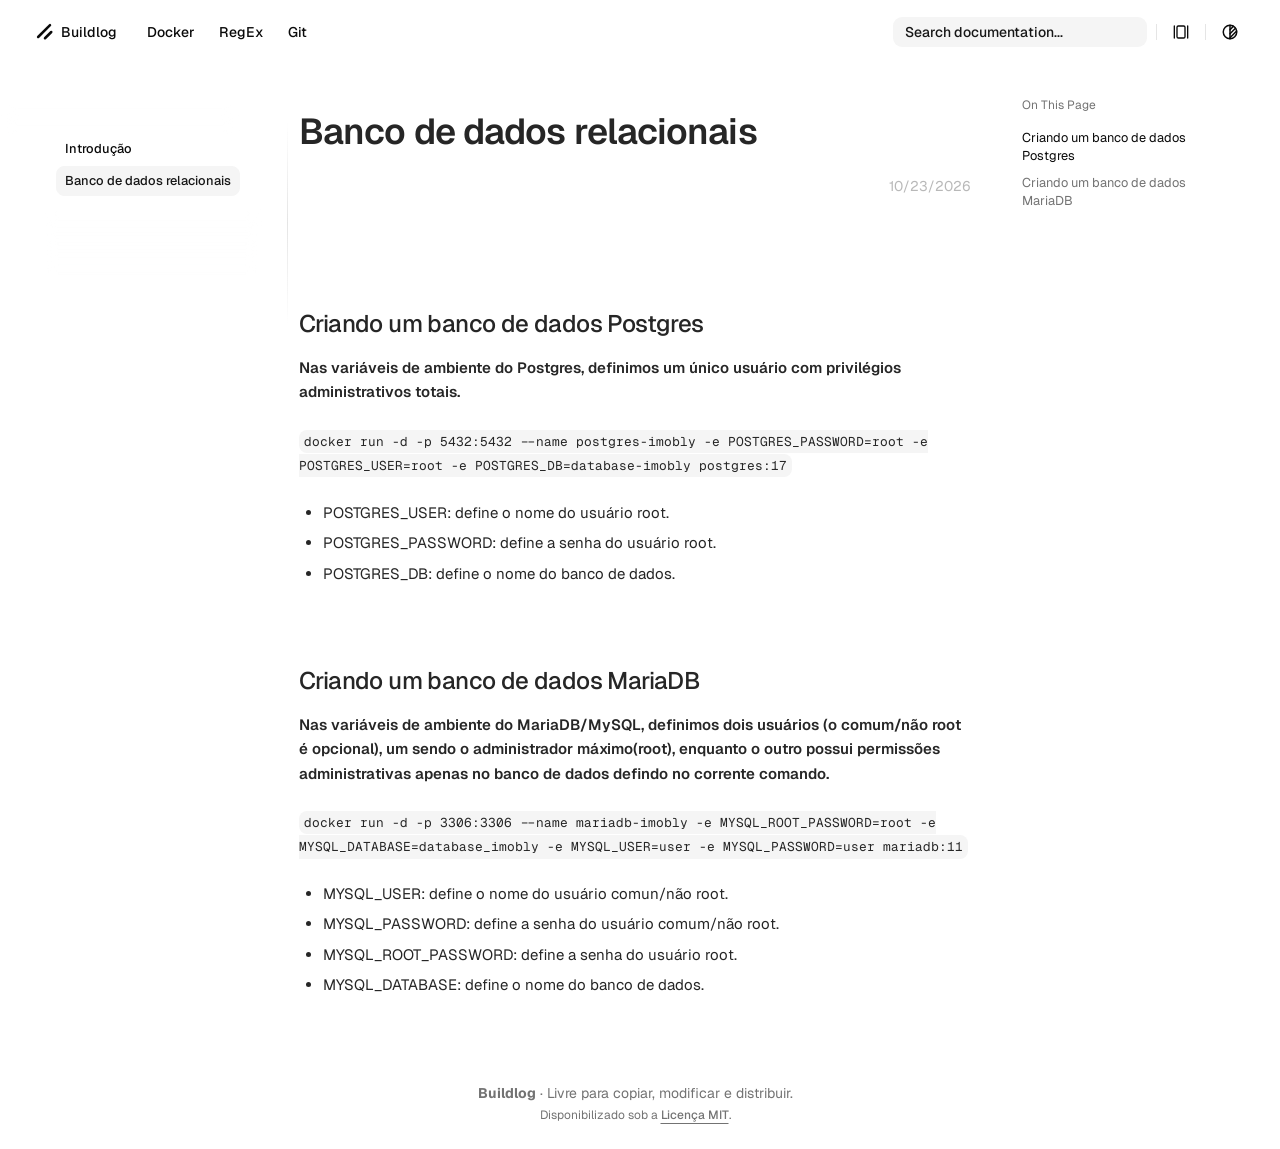
<file: docker/banco_relacionais/index.html>
<!DOCTYPE html>

<html lang="en">

<head>
    <script>
        const base_url = (new URL("../..", window.location)).href.replace(/\/+$/, ""); /* for search plugin notably */
    </script>
    <script integrity="sha384-m6cZ+Whl1ci89lidlu8DH4C+sZLNOYBvImtjUIhUK+iaNffXhqtbYgBVuuPfRsa0" src="../../js/dark.js"></script>


    <meta charset="utf-8" />
    <meta content="width=device-width, initial-scale=1" name="viewport" />

    
    


<title>Banco de dados relacionais</title>









<link rel="canonical" href="https://vitormneris.github.io/til/docker/banco_relacionais/">


<!-- Open Graph (Facebook, LinkedIn) -->

<meta property="og:title" content="Banco de dados relacionais">





<meta property="og:url" content="https://vitormneris.github.io/til/docker/banco_relacionais/">






<!-- Twitter Card -->

<meta name="twitter:title" content="Banco de dados relacionais">






<!-- JSON-LD Structured Data -->



    
    <link href="../../img/favicon.ico" rel="icon" />

    <link href="../../css/base.css" rel="stylesheet" />
    <link href="../../css/geist.css" rel="stylesheet" />

    

    <style>
        :root {
            --theme-accent: oklch(62.3% 0.214 259.815);
        }
    </style>
    <link href="../../stylesheets/extra.css" rel="stylesheet" />

    

    <script integrity="sha384-2hn3q9jeDV70Gb3DuyWPKgeRxkowIjEpcHeOXSvWCEq2uHJHvXiVer7rbM8HYzYz"
        src="../../js/callbacks.js"></script>
    <script defer="" integrity="sha384-ljmRPFWw/c4kKFaKY5DIe8bgppHI9VBBrg7WZa8UPd23U9dEFesxZ1Ng8Hzjq2WB"
        src="../../js/toc.js"></script>

    

    

    

    
    <script>
    document.addEventListener("DOMContentLoaded", function () {
        document.querySelectorAll("a.headerlink").forEach(function (link) {
            link.addEventListener("click", function (e) {
                e.preventDefault();

                // Build the full URL with the anchor fragment
                const url = window.location.origin + window.location.pathname + this.getAttribute("href");

                navigator.clipboard.writeText(url).then(function () {
                    // Optional: brief visual feedback
                });
            });
        });
    });
</script>
    

    
    
</head>

<body
    class="text-foreground group/body overscroll-none font-sans antialiased [--footer-height:calc(var(--spacing)*14)] [--header-height:calc(var(--spacing)*14)] lg:[--header-height:calc(var(--spacing)*16)] xl:[--footer-height:calc(var(--spacing)*24)] theme-default">
    <div class="bg-background relative z-10 flex min-h-svh flex-col" id="inner-body">
        <header class="bg-background sticky top-0 z-50 w-full" view-transition-name="header">
    <div class="container-wrapper 3xl:fixed:px-0 px-6">
        <div class="3xl:fixed:container flex h-(--header-height) items-center gap-2 **:data-[slot=separator]:!h-4">
            <button id="burger-button" data-slot="popover-trigger" onclick="onMobileMenuButtonClick(event)" class="group"
    
    type="button" aria-haspopup="dialog" data-state="closed">
    <div class="relative flex h-8 w-4 items-center justify-center">
        <div class="relative size-4">
            <!-- 16px x 16px -->
            <svg xmlns="http://www.w3.org/2000/svg" viewBox="0 0 16 16" fill="none" stroke="currentColor"
                stroke-width="2" stroke-linecap="round" stroke-linejoin="round">
                <line x1="0" x2="16" y1="5" y2="5"
                    class="group-data-[state=open]:translate-y-[2.25px] group-data-[state=open]:-translate-x-[2.25px] group-data-[state=open]:rotate-45 transition-all duration-300 origin-center" />
                <line x1="0" x2="16" y1="11" y2="11"
                    class="group-data-[state=open]:-translate-y-[2.25px] group-data-[state=open]:-translate-x-[2.25px] group-data-[state=open]:-rotate-45 transition-all duration-300 origin-center" />
            </svg>
        </div>

        <span class="sr-only">Toggle Menu</span>
    </div>
    <span class="flex h-8 items-center text-lg leading-none font-medium">Menu</span>
</button>
            <a data-slot="button" class="button ghost gap-2 hidden lg:flex"
    
    href="https://vitormneris.github.io/til/">
    <span class="flex flex-row justify-center items-center">
        

<svg xmlns="http://www.w3.org/2000/svg" viewBox="0 0 256 256"
    class="size-5">
    <rect width="256" height="256" fill="none"></rect>
    <line x1="208" y1="128" x2="128" y2="208" fill="none" stroke="currentColor" stroke-linecap="round"
        stroke-linejoin="round" stroke-width="32"></line>
    <line x1="192" y1="40" x2="40" y2="192" fill="none" stroke="currentColor" stroke-linecap="round"
        stroke-linejoin="round" stroke-width="32"></line>
</svg>


    </span>

    
    <h1>Buildlog</h1>
    
</a>
            
            <nav class="items-center gap-0.5 hidden lg:flex">
    
    
    
    
    <a class="ghost button" href="../">
        Docker
    </a>
    
    
    
    
    
    <a class="ghost button" href="../../regex/">
        RegEx
    </a>
    
    
    
    
    
    <a class="ghost button" href="../../git/">
        Git
    </a>
    
    
</nav>
            
            <div class="ml-auto flex items-center gap-2 md:flex-1 md:justify-end">
                <div class="hidden w-full flex-1 md:flex md:w-auto md:flex-none">
                    <div class="hidden w-full flex-1 md:flex md:w-auto md:flex-none">
    <button onclick="onSearchBarClick(event)" data-slot="dialog-trigger" data-variant="outline" data-size="default"
    class="search secondary" type="button" aria-haspopup="dialog" aria-controls="search-dialog" data-state="closed">
    <span class="hidden lg:inline-flex">Search documentation...</span>
    <span class="inline-flex lg:hidden">Search...</span>
</button>
</div>
<dialog id="search-dialog" onclick="onSearchDialogClick(event)"
    class="fixed top-1/2 left-1/2 -translate-x-1/2 -translate-y-1/2 bg-background rounded-lg shadow-lg border overflow-hidden p-0">
    <div class="w-lg gap-4">
        <div class="flex h-full w-full flex-col overflow-hidden rounded-md bg-popover text-popover-foreground">
            <div data-slot="command-input-wrapper" class="flex h-9 items-center gap-2 border-b px-3">
                <svg xmlns="http://www.w3.org/2000/svg" viewBox="0 0 24 24" fill="none"
    stroke="currentColor" stroke-width="2" stroke-linecap="round" stroke-linejoin="round"
    class="lucide lucide-search size-4 shrink-0 opacity-50">
    <circle cx="11" cy="11" r="8"></circle>
    <path d="m21 21-4.3-4.3"></path>
</svg>
                <input data-slot="command-input"
                    class="placeholder:text-muted-foreground flex h-10 w-full rounded-md bg-transparent py-3 text-sm outline-hidden disabled:cursor-not-allowed disabled:opacity-50"
                    placeholder="Search documentation..." cmdk-input="" autocomplete="off" autocorrect="off"
                    spellcheck="false" aria-label="Search documentation" type="search" value=""
                    oninput="onInputHandler(event)">
            </div>
        </div>
        <div id="mkdocs-search-results">
            <!-- search results go there -->
        </div>
    </div>
</dialog>
<script>
    document.removeEventListener("keydown", searchShortcutHandler);
    document.addEventListener("keydown", searchShortcutHandler);
</script>
                </div>
                
                


                

                <div data-orientation="vertical" role="none" data-slot="separator"
    class="bg-border shrink-0 data-[orientation=horizontal]:h-px data-[orientation=horizontal]:w-full data-[orientation=vertical]:h-full data-[orientation=vertical]:w-px">
</div>
                <button class="ghost icon" title="Toggle layout" onclick="toggleLayout(event)">
    <svg xmlns="http://www.w3.org/2000/svg" width="24" height="24" viewBox="0 0 24 24" fill="none"
    stroke="currentColor" stroke-width="2" stroke-linecap="round" stroke-linejoin="round"
    class="lucide lucide-gallery-horizontal">
    <path d="M2 3v18"></path>
    <rect width="12" height="18" x="6" y="3" rx="2"></rect>
    <path d="M22 3v18"></path>
</svg>
</button>
                <div data-orientation="vertical" role="none" data-slot="separator"
    class="bg-border shrink-0 data-[orientation=horizontal]:h-px data-[orientation=horizontal]:w-full data-[orientation=vertical]:h-full data-[orientation=vertical]:w-px">
</div>
                <button class="ghost icon" onclick="onThemeSwitch(event)" title="Toggle theme">
    <svg xmlns="http://www.w3.org/2000/svg" width="24" height="24" viewBox="0 0 24 24" fill="none"
    stroke="currentColor" stroke-width="2" stroke-linecap="round" stroke-linejoin="round"
    class="size-4.5">
    <path stroke="none" d="M0 0h24v24H0z" fill="none"></path>
    <path d="M12 12m-9 0a9 9 0 1 0 18 0a9 9 0 1 0 -18 0"></path>
    <path d="M12 3l0 18"></path>
    <path d="M12 9l4.65 -4.65"></path>
    <path d="M12 14.3l7.37 -7.37"></path>
    <path d="M12 19.6l8.85 -8.85"></path>
</svg>
</button>
            </div>
        </div>
    </div>
</header>
        <main class="flex flex-1 flex-col">
            <div class="container-wrapper flex flex-1 flex-col px-2">
                <div class="group/sidebar-wrapper has-data-[variant=inset]:bg-sidebar flex w-full 3xl:fixed:container 3xl:fixed:px-3 min-h-min flex-1 items-start px-0 [--sidebar-width:220px] [--top-spacing:0] lg:grid lg:grid-cols-[var(--sidebar-width)_minmax(0,1fr)] lg:[--sidebar-width:240px] lg:[--top-spacing:calc(var(--spacing)*4)]"
                    data-slot="sidebar-wrapper"
                    style="--sidebar-width:calc(var(--spacing) * 72);--sidebar-width-icon:3rem;">
                    <div class="w-(--sidebar-width) flex-col text-sidebar-foreground sticky top-[calc(var(--header-height)+0.6rem)] z-30 hidden max-h-[calc(100svh-10rem)] overscroll-none bg-transparent [--sidebar-menu-width:--spacing(56)] lg:flex"
                        data-slot="sidebar">
                        <div class="h-9"></div>
                        <div
                            class="absolute top-8 z-10 h-8 w-(--sidebar-menu-width) shrink-0 bg-gradient-to-b from-background via-background/80 to-background/50 blur-xs">
                        </div>
                        <div
                            class="absolute top-12 right-2 bottom-0 hidden h-full w-px bg-gradient-to-b from-transparent via-border to-transparent lg:flex">
                        </div>
                        <div class="flex min-h-0 flex-1 flex-col gap-2 overflow-auto group-data-[collapsible=icon]:overflow-hidden mx-auto no-scrollbar w-(--sidebar-menu-width) overflow-x-hidden px-2"
                            data-sidebar="content" data-slot="sidebar-content" view-transition-name="sidebar">
                            











<div data-slot="sidebar-group" data-sidebar="group" class="relative flex w-full min-w-0 flex-col p-2 pt-6">
    <div data-slot="sidebar-group-content" data-sidebar="group-content" class="w-full text-sm">
        <ul data-slot="sidebar-menu" data-sidebar="menu" class="flex w-full min-w-0 flex-col gap-0.5">
            
            
            
            <li data-slot="sidebar-menu-item" data-sidebar="menu-item" class="group/menu-item relative">
    <a data-slot="sidebar-menu-button" data-active="false" data-sidebar="menu-button"
        data-size="default" href="../"
        class="peer/menu-button flex items-center gap-2 rounded-md p-2 text-left ring-sidebar-ring outline-hidden transition-[width,height,padding] group-has-data-[sidebar=menu-action]/menu-item:pr-8 group-data-[collapsible=icon]:size-8! group-data-[collapsible=icon]:p-2! focus-visible:ring-2 active:bg-sidebar-accent active:text-sidebar-accent-foreground disabled:pointer-events-none disabled:opacity-50 aria-disabled:pointer-events-none aria-disabled:opacity-50 data-[active=true]:font-medium data-[active=true]:text-sidebar-accent-foreground data-[state=open]:hover:bg-sidebar-accent data-[state=open]:hover:text-sidebar-accent-foreground [&>span:last-child]:truncate [&>svg]:size-4 [&>svg]:shrink-0 hover:bg-sidebar-accent hover:text-sidebar-accent-foreground relative h-[30px] w-fit overflow-visible border border-transparent text-[0.8rem] font-medium after:absolute after:inset-x-0 after:-inset-y-1 after:z-0 after:rounded-md data-[active=true]:border-accent data-[active=true]:bg-accent 3xl:fixed:w-full 3xl:fixed:max-w-48">
        
        Introdução
        
        
        
        
    </a>
</li>
            
            
            
            
            <li data-slot="sidebar-menu-item" data-sidebar="menu-item" class="group/menu-item relative">
    <a data-slot="sidebar-menu-button" data-active="true" data-sidebar="menu-button"
        data-size="default" href="./"
        class="peer/menu-button flex items-center gap-2 rounded-md p-2 text-left ring-sidebar-ring outline-hidden transition-[width,height,padding] group-has-data-[sidebar=menu-action]/menu-item:pr-8 group-data-[collapsible=icon]:size-8! group-data-[collapsible=icon]:p-2! focus-visible:ring-2 active:bg-sidebar-accent active:text-sidebar-accent-foreground disabled:pointer-events-none disabled:opacity-50 aria-disabled:pointer-events-none aria-disabled:opacity-50 data-[active=true]:font-medium data-[active=true]:text-sidebar-accent-foreground data-[state=open]:hover:bg-sidebar-accent data-[state=open]:hover:text-sidebar-accent-foreground [&>span:last-child]:truncate [&>svg]:size-4 [&>svg]:shrink-0 hover:bg-sidebar-accent hover:text-sidebar-accent-foreground relative h-[30px] w-fit overflow-visible border border-transparent text-[0.8rem] font-medium after:absolute after:inset-x-0 after:-inset-y-1 after:z-0 after:rounded-md data-[active=true]:border-accent data-[active=true]:bg-accent 3xl:fixed:w-full 3xl:fixed:max-w-48">
        
        Banco de dados relacionais
        
        
        
        
    </a>
</li>
            
            
        </ul>
    </div>
</div>






<div
    class="sticky -bottom-1 z-10 h-16 shrink-0 bg-gradient-to-t from-background via-background/80 to-background/50 blur-xs">
</div>

                        </div>
                    </div>
                    <div class="h-full w-full">
                        <div class="flex items-stretch text-[1.05rem] sm:text-[15px] xl:w-full" data-slot="docs">
                            <div class="flex min-w-0 flex-1 flex-col">
                                <div class="h-(--top-spacing) shrink-0"></div>
                                
                                
                                <article class="w-full" view-transition-name="page">
  <div class="flex flex-col gap-2">
    <div class="flex flex-col gap-2">
      <div id="page-header" class="flex items-start justify-between">
        <h1 class="scroll-m-20 text-4xl font-semibold tracking-tight sm:text-3xl xl:text-4xl">
          Banco de dados relacionais
        </h1>
        <div class="flex items-start gap-2">
          
          <button id="copy-page"
    onclick="fetch(`https://vitormneris.github.io/til/docker/banco_relacionais.md`).then((r) => r.text()).then((text) => navigator.clipboard.write([new ClipboardItem({ 'text/plain': text })]))"
    data-slot="button" class="secondary cursor-pointer sm">
    <svg xmlns="http://www.w3.org/2000/svg" width="24" height="24" viewBox="0 0 24 24" fill="none" stroke="currentColor"
        stroke-width="2" stroke-linecap="round" stroke-linejoin="round" class="tabler-icon tabler-icon-copy ">
        <path
            d="M7 7m0 2.667a2.667 2.667 0 0 1 2.667 -2.667h8.666a2.667 2.667 0 0 1 2.667 2.667v8.666a2.667 2.667 0 0 1 -2.667 2.667h-8.666a2.667 2.667 0 0 1 -2.667 -2.667z">
        </path>
        <path d="M4.012 16.737a2.005 2.005 0 0 1 -1.012 -1.737v-10c0 -1.1 .9 -2 2 -2h10c.75 0 1.158 .385 1.5 1"></path>
    </svg>
    <span class="max-md:hidden">Copy Page</span>
</button>
          
          
          <a id="previous-button" class="button secondary icon sm" href="../">
    <svg xmlns="http://www.w3.org/2000/svg" viewBox="0 0 24 24" fill="none"
    stroke="currentColor" stroke-width="2" stroke-linecap="round" stroke-linejoin="round"
    class="tabler-icon tabler-icon-arrow-left">
    <path d="M5 12l14 0"></path>
    <path d="M5 12l6 6"></path>
    <path d="M5 12l6 -6"></path>
</svg>
    <span class="sr-only">Previous</span>
</a>
          
          
          <a id="next-button" class="button secondary icon sm" href="../../regex/">
    <svg xmlns="http://www.w3.org/2000/svg" viewBox="0 0 24 24" fill="none"
    stroke="currentColor" stroke-width="2" stroke-linecap="round" stroke-linejoin="round"
    class="tabler-icon tabler-icon-arrow-right">
    <path d="M5 12l14 0"></path>
    <path d="M13 18l6 -6"></path>
    <path d="M13 6l6 6"></path>
</svg>
    <span class="sr-only">Next</span>
</a>
          
        </div>
      </div>
      
    </div>
    <div class="flex justify-end items-center">
      

      
      <div class="grow text-muted-foreground pt-4 flex flex-row justify-end items-center">
    <span id="updated_at" class="text-sm opacity-50 hover:opacity-100 transition-opacity duration-200"
        title="last update (local time)"></span>
</div>

<script>
    const updatedAt = document.getElementById("updated_at");
    if (updatedAt) {
        const date = new Date('2026-10-23T17:37:50-03:00');
        updatedAt.textContent = date.toLocaleDateString();
    }
</script>

      
    </div>
  </div>
  <div class="typography w-full flex-1 *:data-[slot=alert]:first:mt-0">
    <h1 id="criando-banco-de-dados-relacionais-com-docker">Criando banco de dados relacionais com Docker</h1>
<h2 id="criando-um-banco-de-dados-postgres">Criando um banco de dados Postgres</h2>
<p><strong>Nas variáveis de ambiente do Postgres, definimos um único usuário com privilégios administrativos totais.</strong></p>
<p><code>docker run -d -p 5432:5432 --name postgres-imobly -e POSTGRES_PASSWORD=root -e POSTGRES_USER=root -e POSTGRES_DB=database-imobly postgres:17</code></p>
<ul>
<li>POSTGRES_USER: define o nome do usuário root.</li>
<li>POSTGRES_PASSWORD: define a senha do usuário root.</li>
<li>POSTGRES_DB: define o nome do banco de dados.</li>
</ul>
<h2 id="criando-um-banco-de-dados-mariadb">Criando um banco de dados MariaDB</h2>
<p><strong>Nas variáveis de ambiente do MariaDB/MySQL, definimos dois usuários (o comum/não root é opcional), um sendo o administrador máximo(root), enquanto o outro possui permissões administrativas apenas no banco de dados defindo no corrente comando.</strong></p>
<p><code>docker run -d -p 3306:3306 --name mariadb-imobly -e MYSQL_ROOT_PASSWORD=root -e MYSQL_DATABASE=database_imobly -e MYSQL_USER=user -e MYSQL_PASSWORD=user mariadb:11</code></p>
<ul>
<li>MYSQL_USER: define o nome do usuário comun/não root.</li>
<li>MYSQL_PASSWORD: define a senha do usuário comum/não root.</li>
<li>MYSQL_ROOT_PASSWORD: define a senha do usuário root.</li>
<li>MYSQL_DATABASE: define o nome do banco de dados.</li>
</ul>
  </div>
</article>
                                <div id="bottom-navigation" class="mx-auto flex h-16 w-full max-w-2xl items-center justify-between gap-2 px-4 md:px-0">
    
    <a class="button secondary" href="../">
    <svg xmlns="http://www.w3.org/2000/svg" viewBox="0 0 24 24" fill="none"
    stroke="currentColor" stroke-width="2" stroke-linecap="round" stroke-linejoin="round"
    class="tabler-icon tabler-icon-arrow-left">
    <path d="M5 12l14 0"></path>
    <path d="M5 12l6 6"></path>
    <path d="M5 12l6 -6"></path>
</svg>
    <span class="max-[500px]:hidden truncate">Introdução</span>
</a>
    
    
    <a class="button secondary" href="../../regex/">
    <span class="max-[500px]:hidden truncate">Primeiros passos com RegEx</span>
    <svg xmlns="http://www.w3.org/2000/svg" viewBox="0 0 24 24" fill="none"
    stroke="currentColor" stroke-width="2" stroke-linecap="round" stroke-linejoin="round"
    class="tabler-icon tabler-icon-arrow-right">
    <path d="M5 12l14 0"></path>
    <path d="M13 18l6 -6"></path>
    <path d="M13 6l6 6"></path>
</svg>
</a>
    
</div>
                                
                                
                            </div>
                            
                            <dialog id="bottom-sidebar" onclick="onBottomSidebarDialogClick(event)" class="bg-transparent"
    style="position: fixed; left: 0px; top: 0px; transform: translate(0px, 58px); min-width: max-content; --radix-popper-transform-origin: 0% 0px; will-change: transform; z-index: 50; --radix-popper-available-width: 504px; --radix-popper-available-height: 857px; --radix-popper-anchor-width: 72.94999694824219px; --radix-popper-anchor-height: 32px;">
    <div data-side="bottom" data-align="start" data-state="open" role="dialog" data-slot="popover-content"
        class="text-popover-foreground data-[state=open]:animate-in data-[state=closed]:animate-out data-[state=closed]:fade-out-0 data-[state=open]:fade-in-0 data-[state=closed]:zoom-out-95 data-[state=open]:zoom-in-95 data-[side=bottom]:slide-in-from-top-2 data-[side=left]:slide-in-from-right-2 data-[side=right]:slide-in-from-left-2 data-[side=top]:slide-in-from-bottom-2 z-50 origin-(--radix-popover-content-transform-origin) border outline-hidden bg-background/90 no-scrollbar h-(--radix-popper-available-height) w-(--radix-popper-available-width) overflow-y-auto rounded-none border-none p-0 shadow-none backdrop-blur duration-100"
        style="--radix-popover-content-transform-origin: var(--radix-popper-transform-origin); --radix-popover-content-available-width: var(--radix-popper-available-width); --radix-popover-content-available-height: var(--radix-popper-available-height); --radix-popover-trigger-width: var(--radix-popper-anchor-width); --radix-popover-trigger-height: var(--radix-popper-anchor-height);"
        tabindex="-1">
        <div class="flex flex-col gap-12 overflow-auto px-6 py-6">
            
            
            

            
            <div class="flex flex-col gap-4">
                <div class="text-muted-foreground text-sm font-medium">Menu</div>
                <div class="flex flex-col gap-3">
                    
                    <a class="text-2xl font-medium" href="../..">
                        
                        Welcome to Buildlog
                        
                    </a>
                    
                </div>
            </div>
            

            
            <div class="flex flex-col gap-8">
                
                <div class="flex flex-col gap-4">
                    <div class="text-muted-foreground text-sm font-medium">Docker</div>
                    
                    <div class="flex flex-col gap-3">
                        
                        <a class="text-2xl font-medium" href="../">
                            
                            Introdução
                            
                        </a>
                        
                        <a class="text-2xl font-medium" href="./">
                            
                            Banco de dados relacionais
                            
                        </a>
                        
                    </div>
                    
                </div>
                
                <div class="flex flex-col gap-4">
                    <div class="text-muted-foreground text-sm font-medium">RegEx</div>
                    
                    <div class="flex flex-col gap-3">
                        
                        <a class="text-2xl font-medium" href="../../regex/">
                            
                            Primeiros passos com RegEx
                            
                        </a>
                        
                    </div>
                    
                </div>
                
                <div class="flex flex-col gap-4">
                    <div class="text-muted-foreground text-sm font-medium">Git</div>
                    
                    <div class="flex flex-col gap-3">
                        
                        <a class="text-2xl font-medium" href="../../git/">
                            
                            Primeiros passos com Git
                            
                        </a>
                        
                    </div>
                    
                </div>
                
            </div>
            
            

        </div>
    </div>
</dialog>
                            <div
                                class="sticky top-[calc(var(--header-height)+1px)] ml-auto hidden h-[calc(100svh-var(--header-height)-var(--footer-height))] w-72 flex-col gap-4 overflow-hidden overscroll-none pb-8 xl:flex">
                                <div class="h-(--top-spacing) shrink-0"></div>
                                
                                
                                <div id="toc" view-transition-name="toc" class="no-scrollbar overflow-y-auto px-8">
    <div class="flex flex-col gap-2 p-4 pt-0 text-sm">
        <p class="text-muted-foreground bg-background sticky top-0 h-6 text-xs">On This Page</p>
        
        
        
        
        <a href="#criando-um-banco-de-dados-postgres" data-active="false" data-depth="2">
            Criando um banco de dados Postgres
        </a>
        

        
        <a href="#criando-um-banco-de-dados-mariadb" data-active="false" data-depth="2">
            Criando um banco de dados MariaDB
        </a>
        

        
        
        
        

    </div>
    <div class="h-12"></div>

</div>
                                
                                
                            </div>
                        </div>
                    </div>
                </div>
            </div>
        </main>
        <footer view-transition-name="footer"
    class="group-has-[.section-soft]/body:bg-surface/40 3xl:fixed:bg-transparent dark:bg-transparent">
    <div class="container-wrapper px-4 xl:px-6">
        <div class="flex h-(--footer-height) items-center justify-between">
            <div class="text-muted-foreground w-full text-center text-xs leading-loose sm:text-sm">
                <p>
                    <strong>Buildlog</strong> · Livre para copiar, modificar e distribuir.
                </p>
                <p class="text-xs">
                    Disponibilizado sob a <a href="https://opensource.org/licenses/MIT" target="_blank" rel="noopener"
                        class="underline hover:text-foreground">Licença MIT</a>.
                </p>
            </div>
        </div>
    </div>
</footer>
    </div>
     

<script src="../../search/main.js"></script>


    

    <script integrity="sha384-JLNLRFGzvOp0up707XKgSnAjjt1w5BF/+lbeLQvlf6mNwf0m89IXFdpNAk4t6Hcs"
        src="../../js/copy-button.js"></script>
    <script integrity="sha384-JBx6cBEiyhK1KPwZgBHiI6GDaAmvlOxMQFyWAZTEpW5Ifo5XQ2LBcJ61GVOumwF1"
        src="../../js/sidebar.js"></script>
    <script integrity="sha384-fNURFMRt0p/HqXnQnV4+CT9dX1GiU5F0fC3pFbg7gfoANytoUMErSW7suWSBkSuF"
        src="../../js/slider.js"></script>
    <script>updatePygmentsStylesheet();</script>
    
    <script>fetchStargazers("None");</script>
    
    
    
    <script type="speculationrules">
{
  "prerender": [
    {
      "where": {
          "selector_matches": ["#next-button", "#previous-button"]
      }
    }
  ]
}
</script>
</body>

</html>
</file>
<file: css/geist.css>
@font-face {
  font-family: "Geist";
  src: url("../fonts/Geist.woff2") format("woff2");
  font-weight: 100 900;
  font-display: swap;
}

@font-face {
  font-family: "Geist Mono";
  src: url("../fonts/GeistMono.woff2") format("woff2");
  font-weight: 100 900;
  font-display: swap;
}

@font-face {
  font-family: "Inter";
  font-style: normal;
  src: url("../fonts/Inter.woff2") format("woff2");
  font-weight: 100 900;
  font-display: swap;
}

@font-face {
  font-family: "Inter";
  font-style: italic;
  src: url("../fonts/Inter-Italic.woff2") format("woff2");
  font-weight: 100 900;
  font-display: swap;
}
</file>
<file: stylesheets/extra.css>
/* Oculta os botões Copy, Previous e Next no topo da página. Feito, especificamente, para o tema shadcn */
#copy-page,
#previous-button, 
#next-button,
#bottom-navigation {
    display: none !important;
}
</file>
